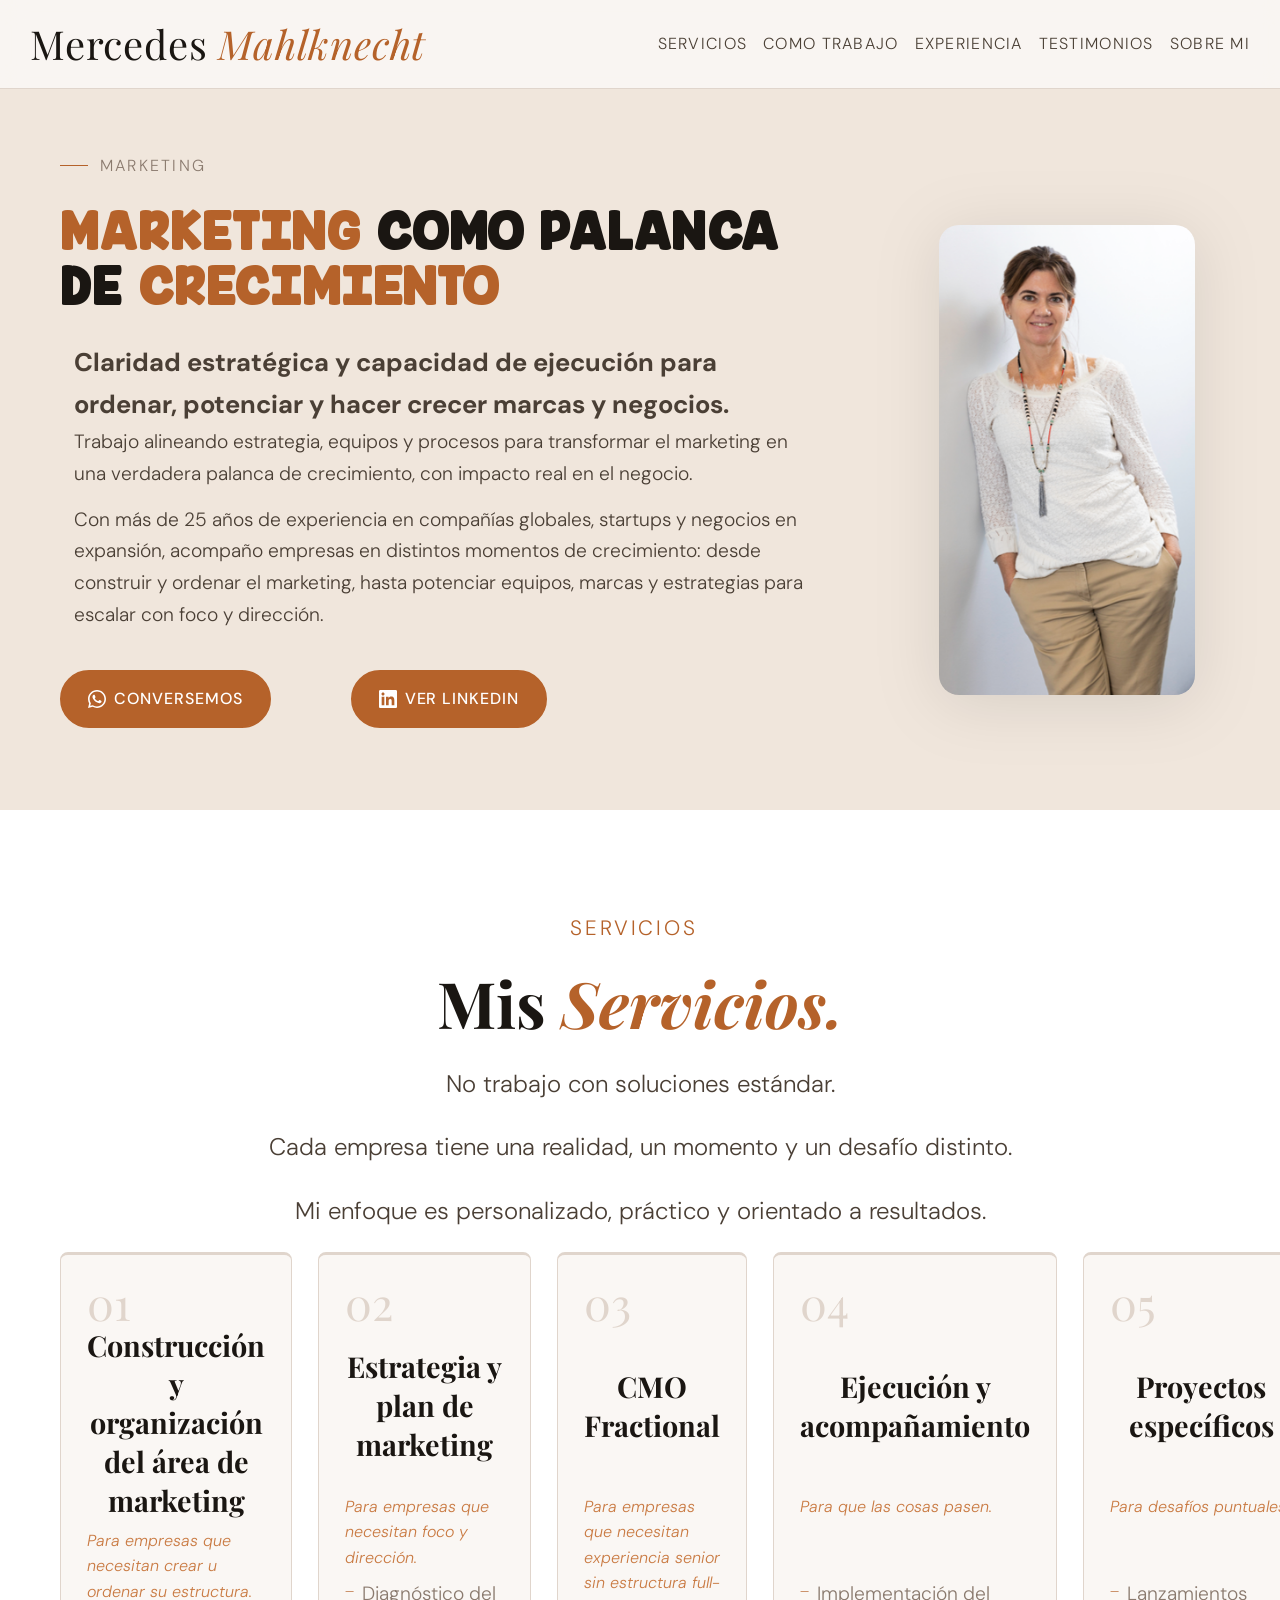
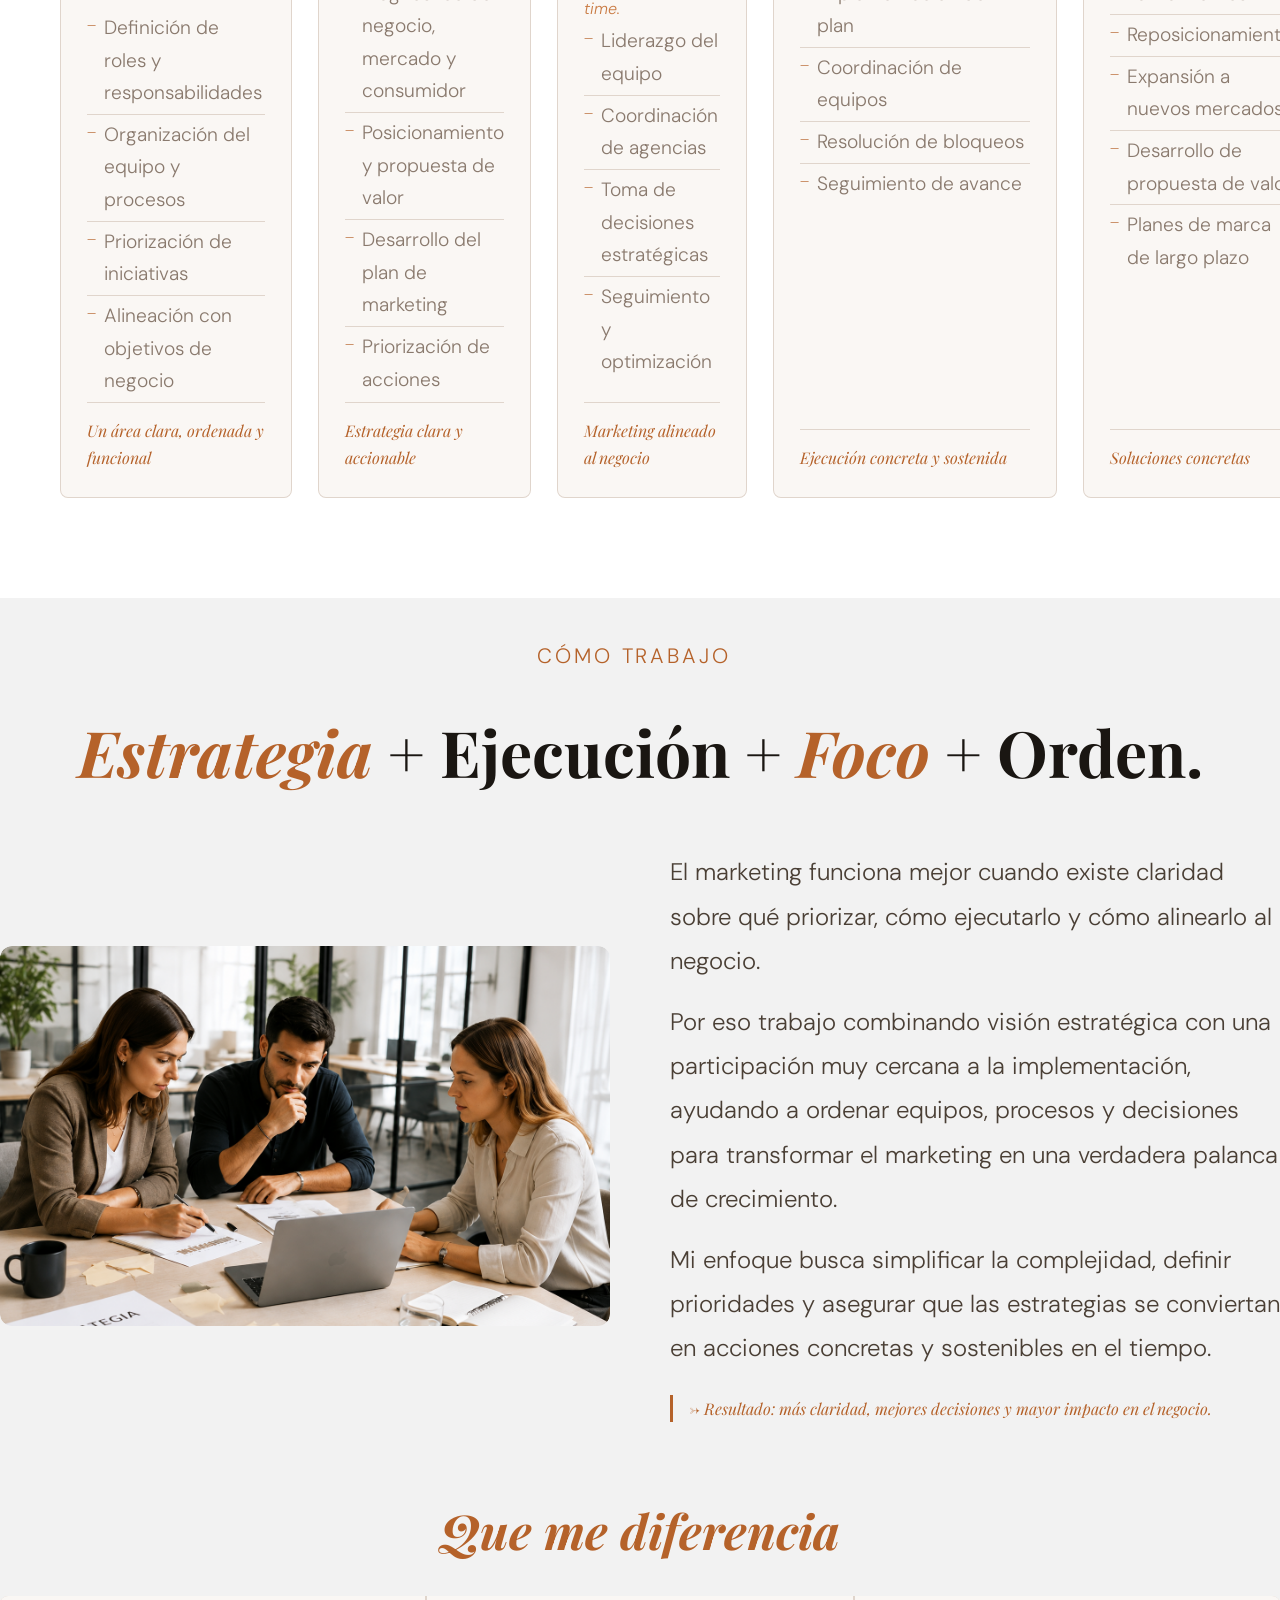
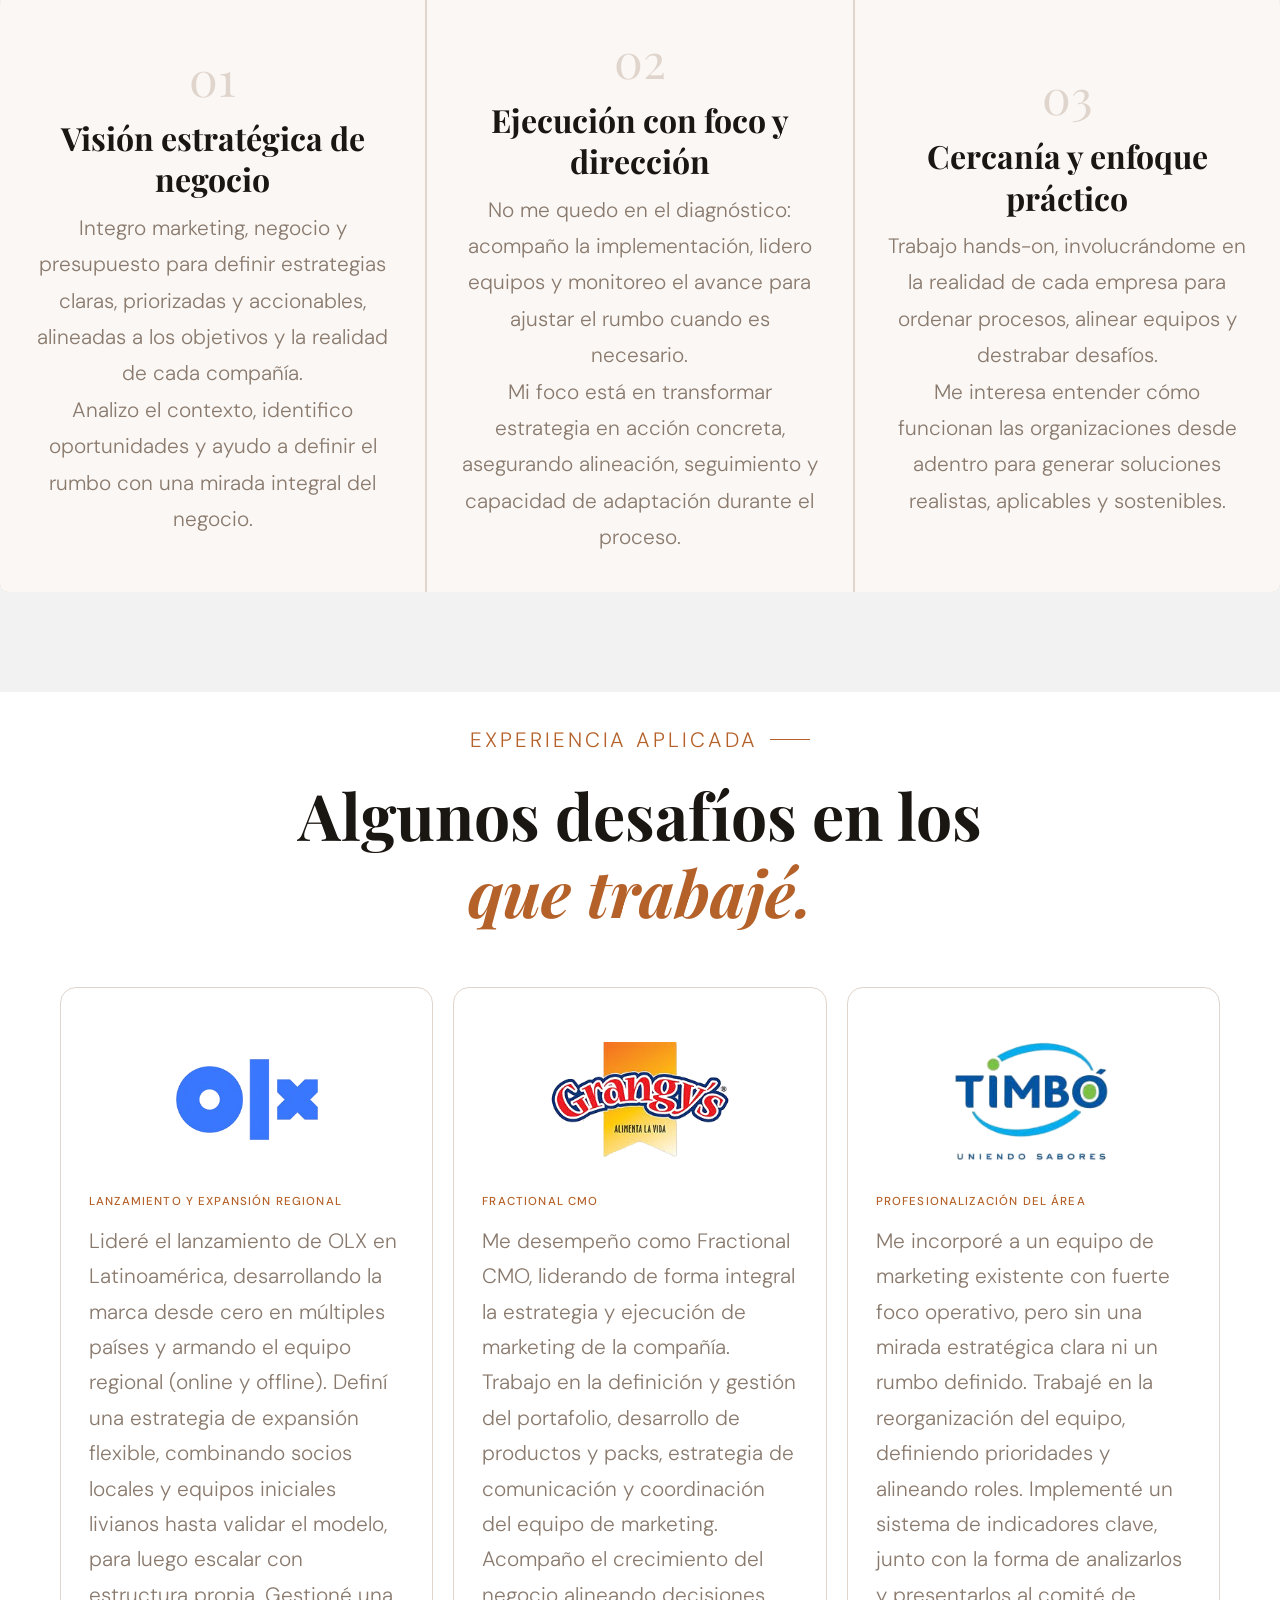
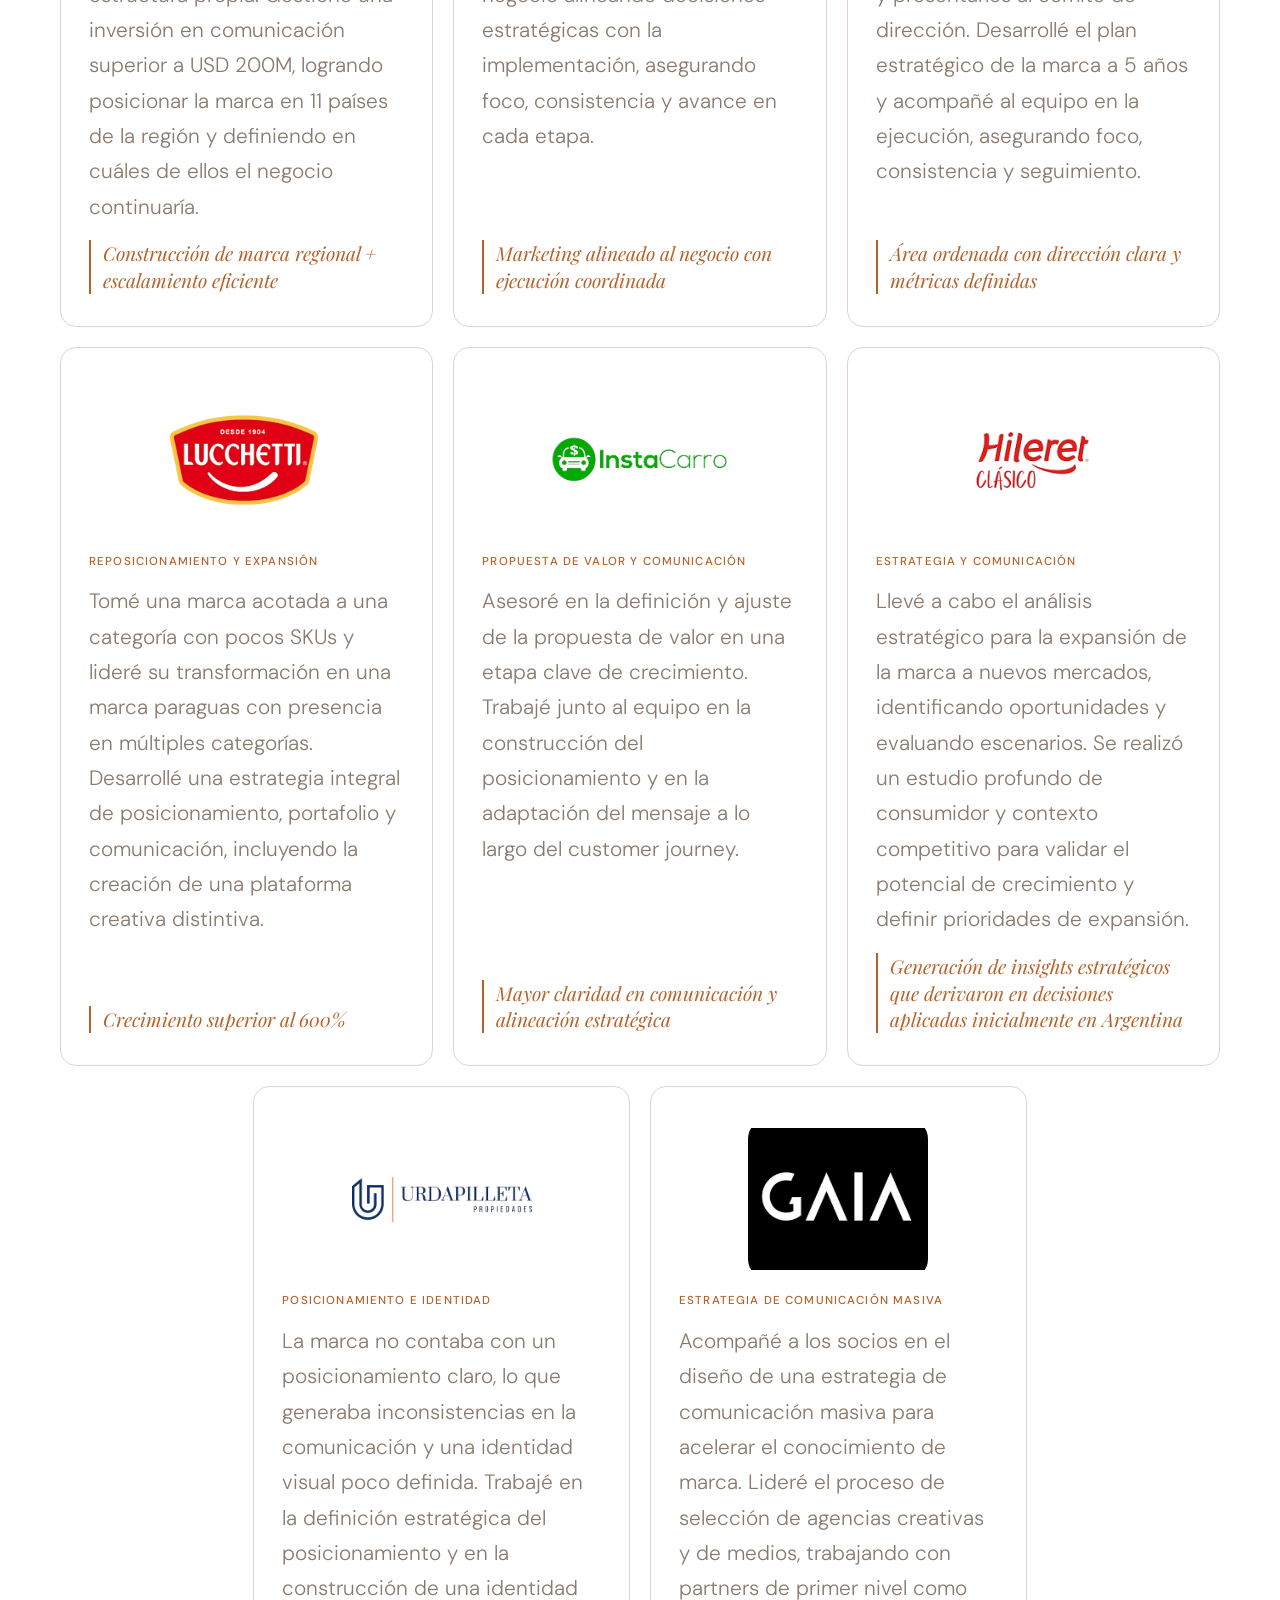
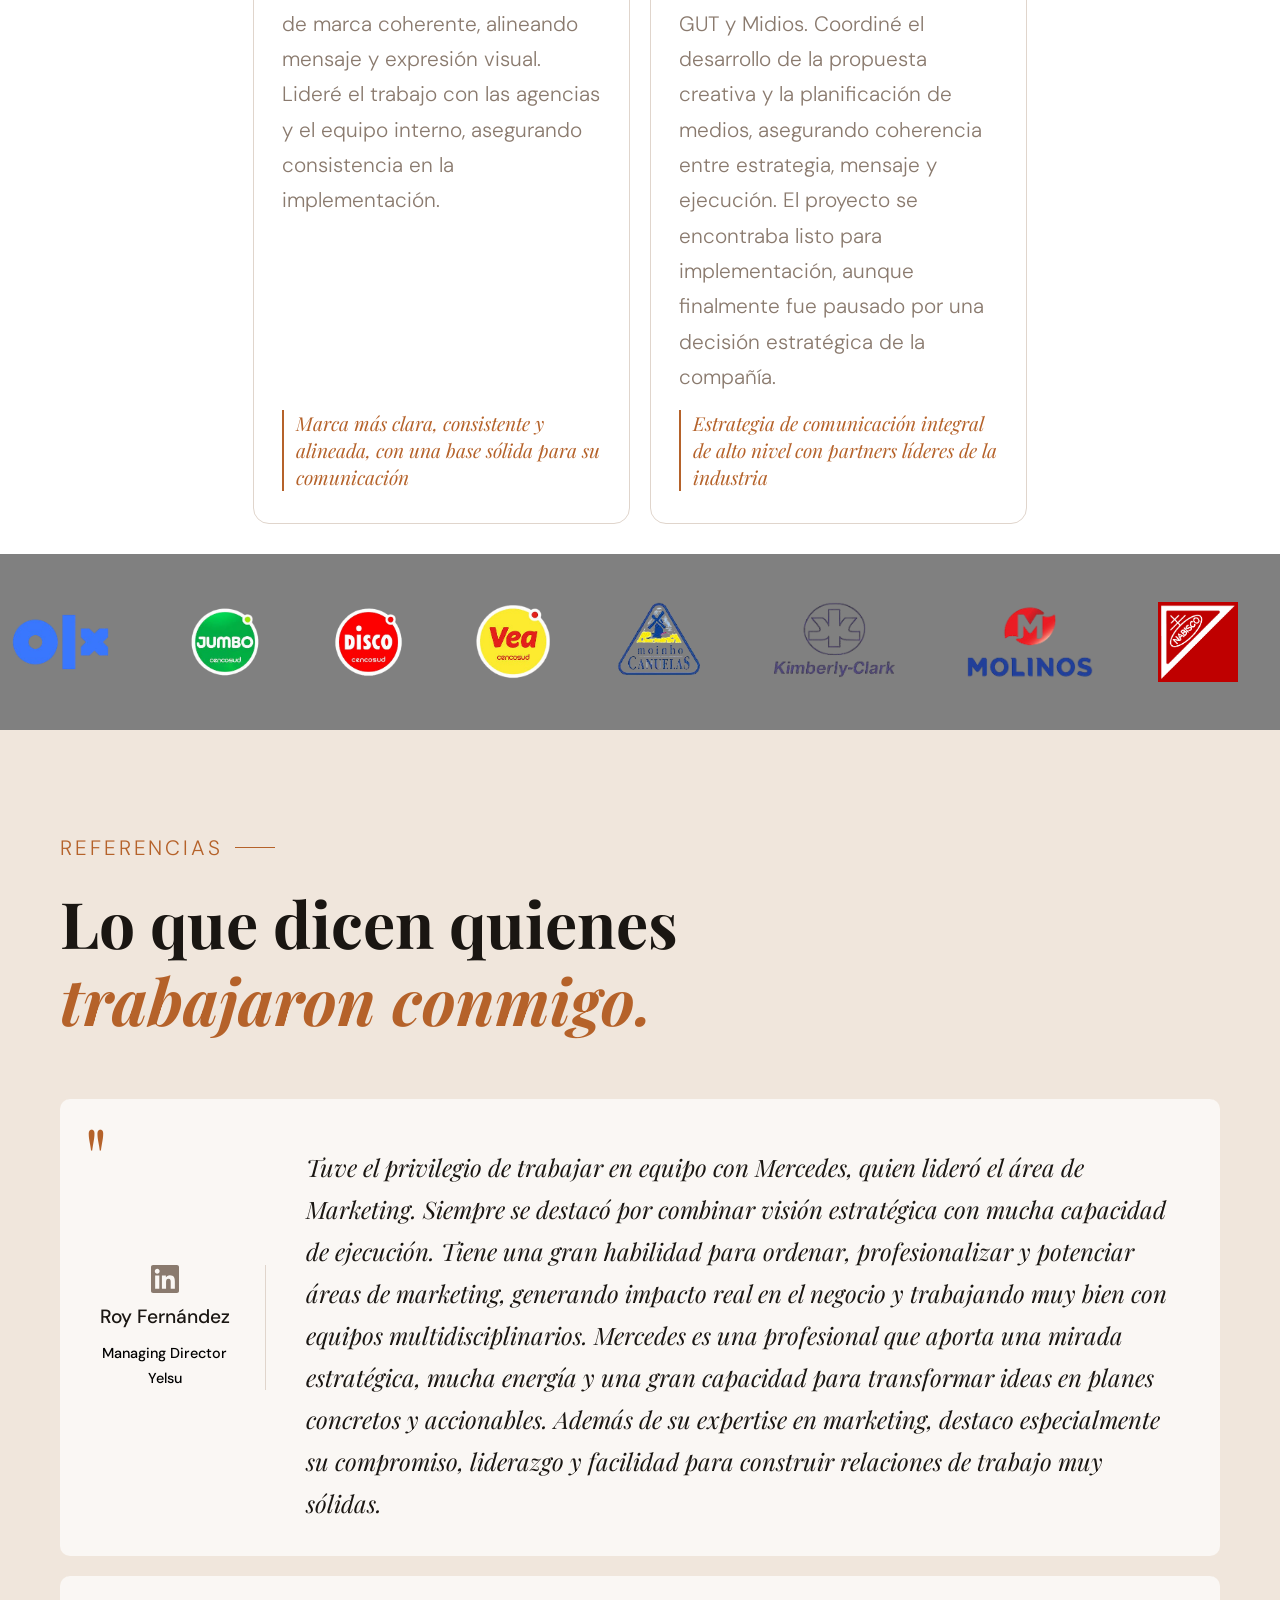
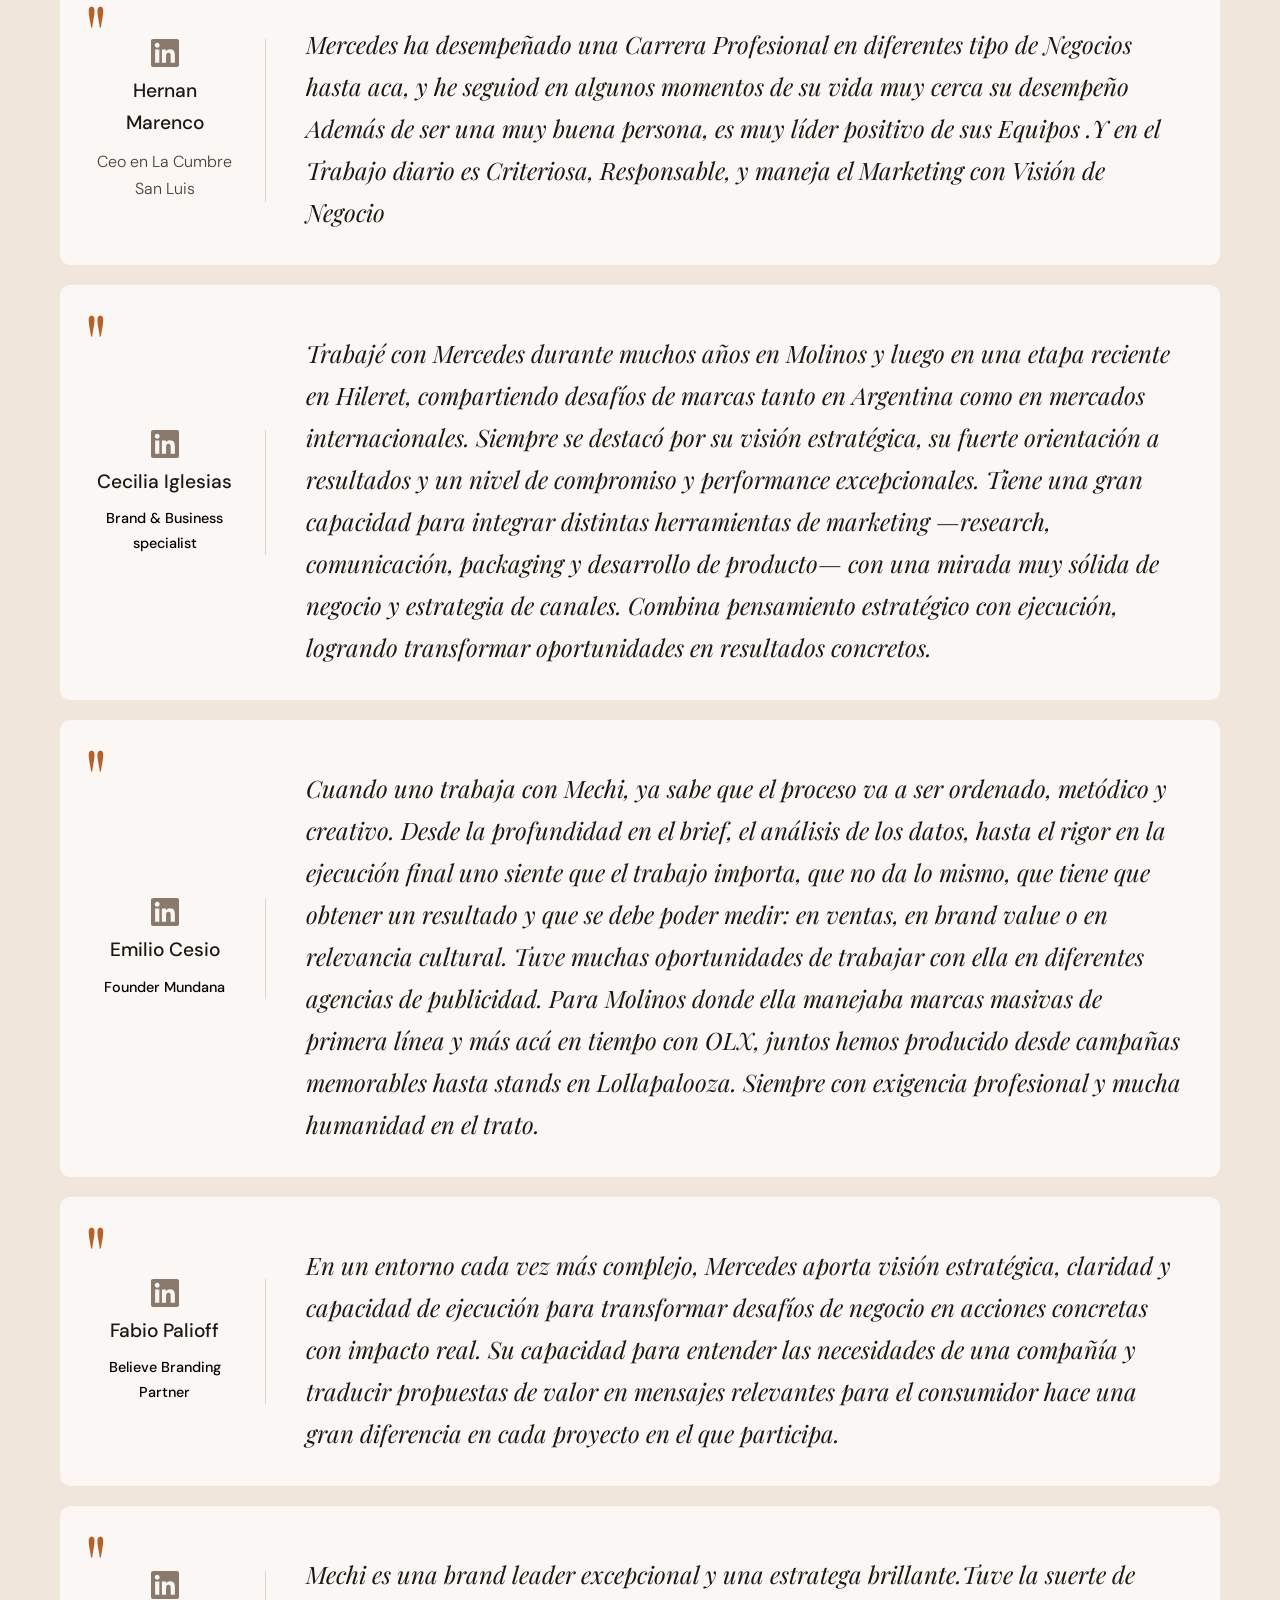
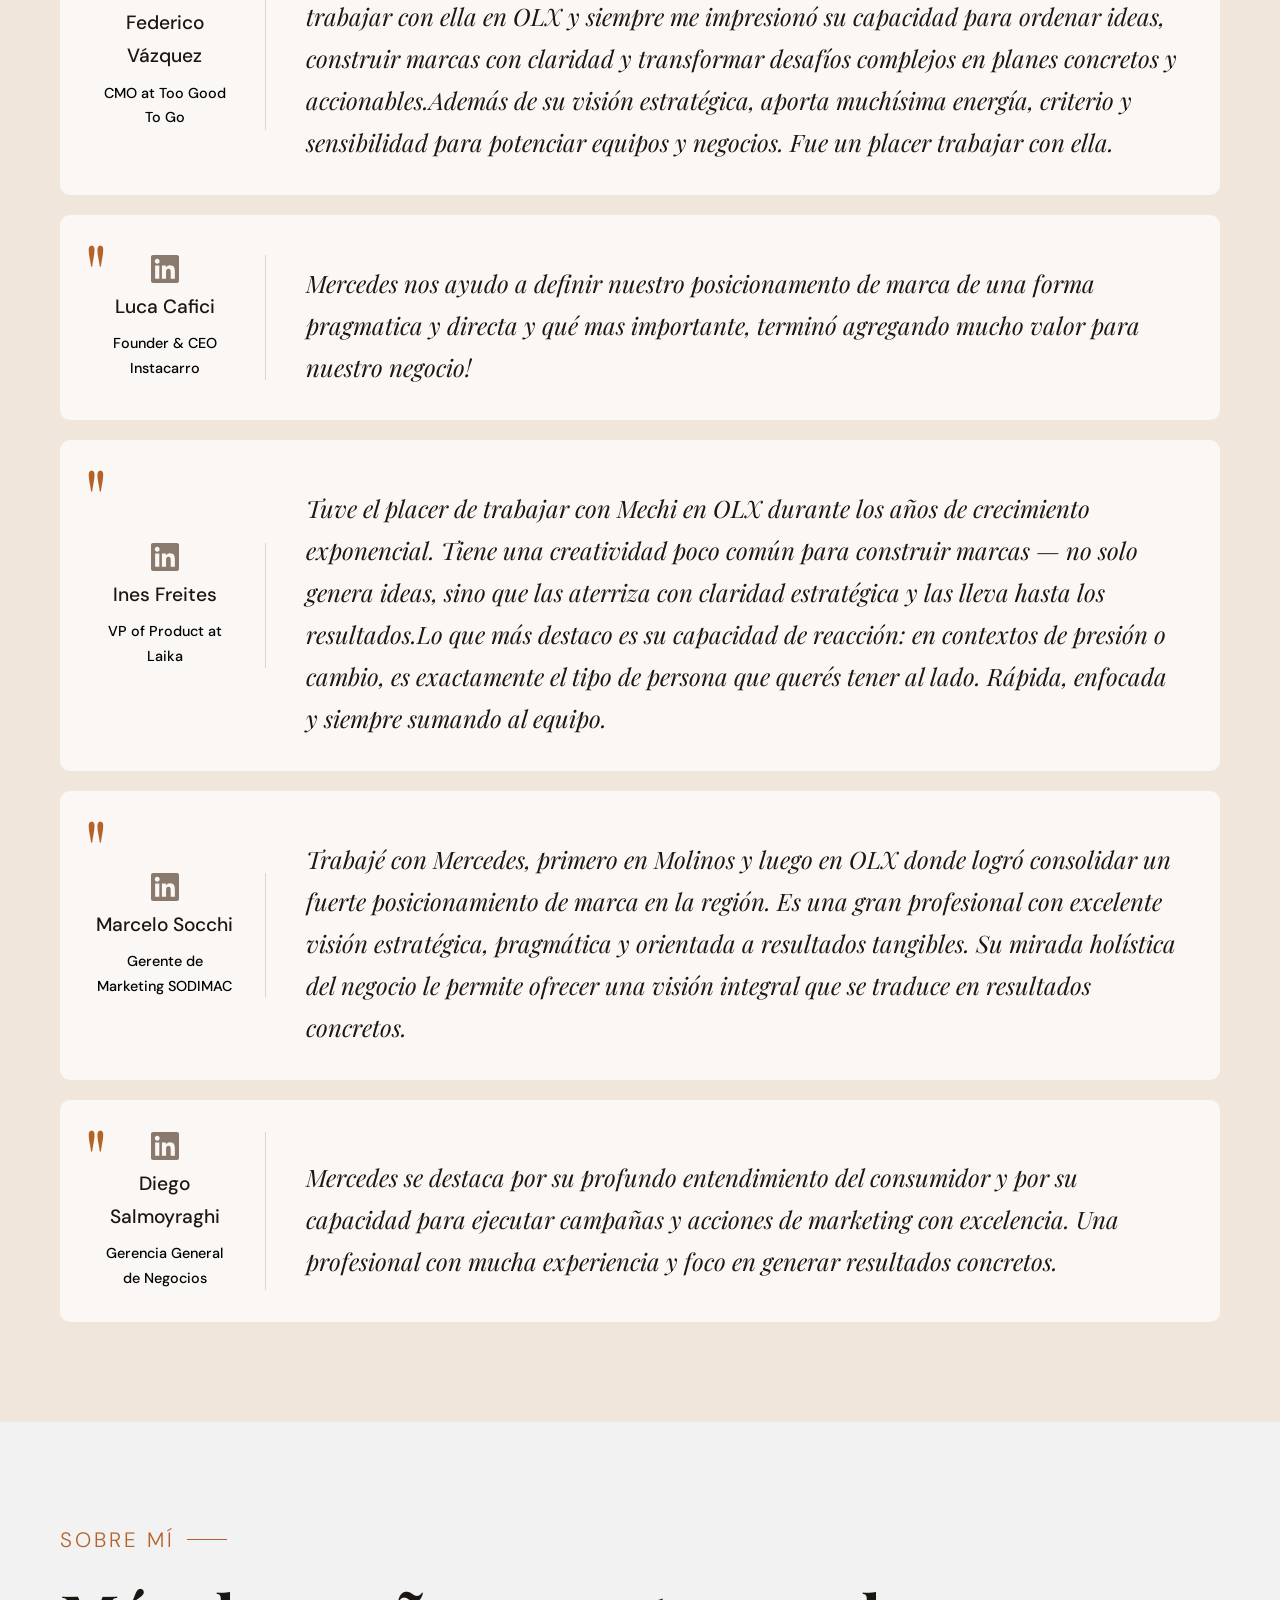
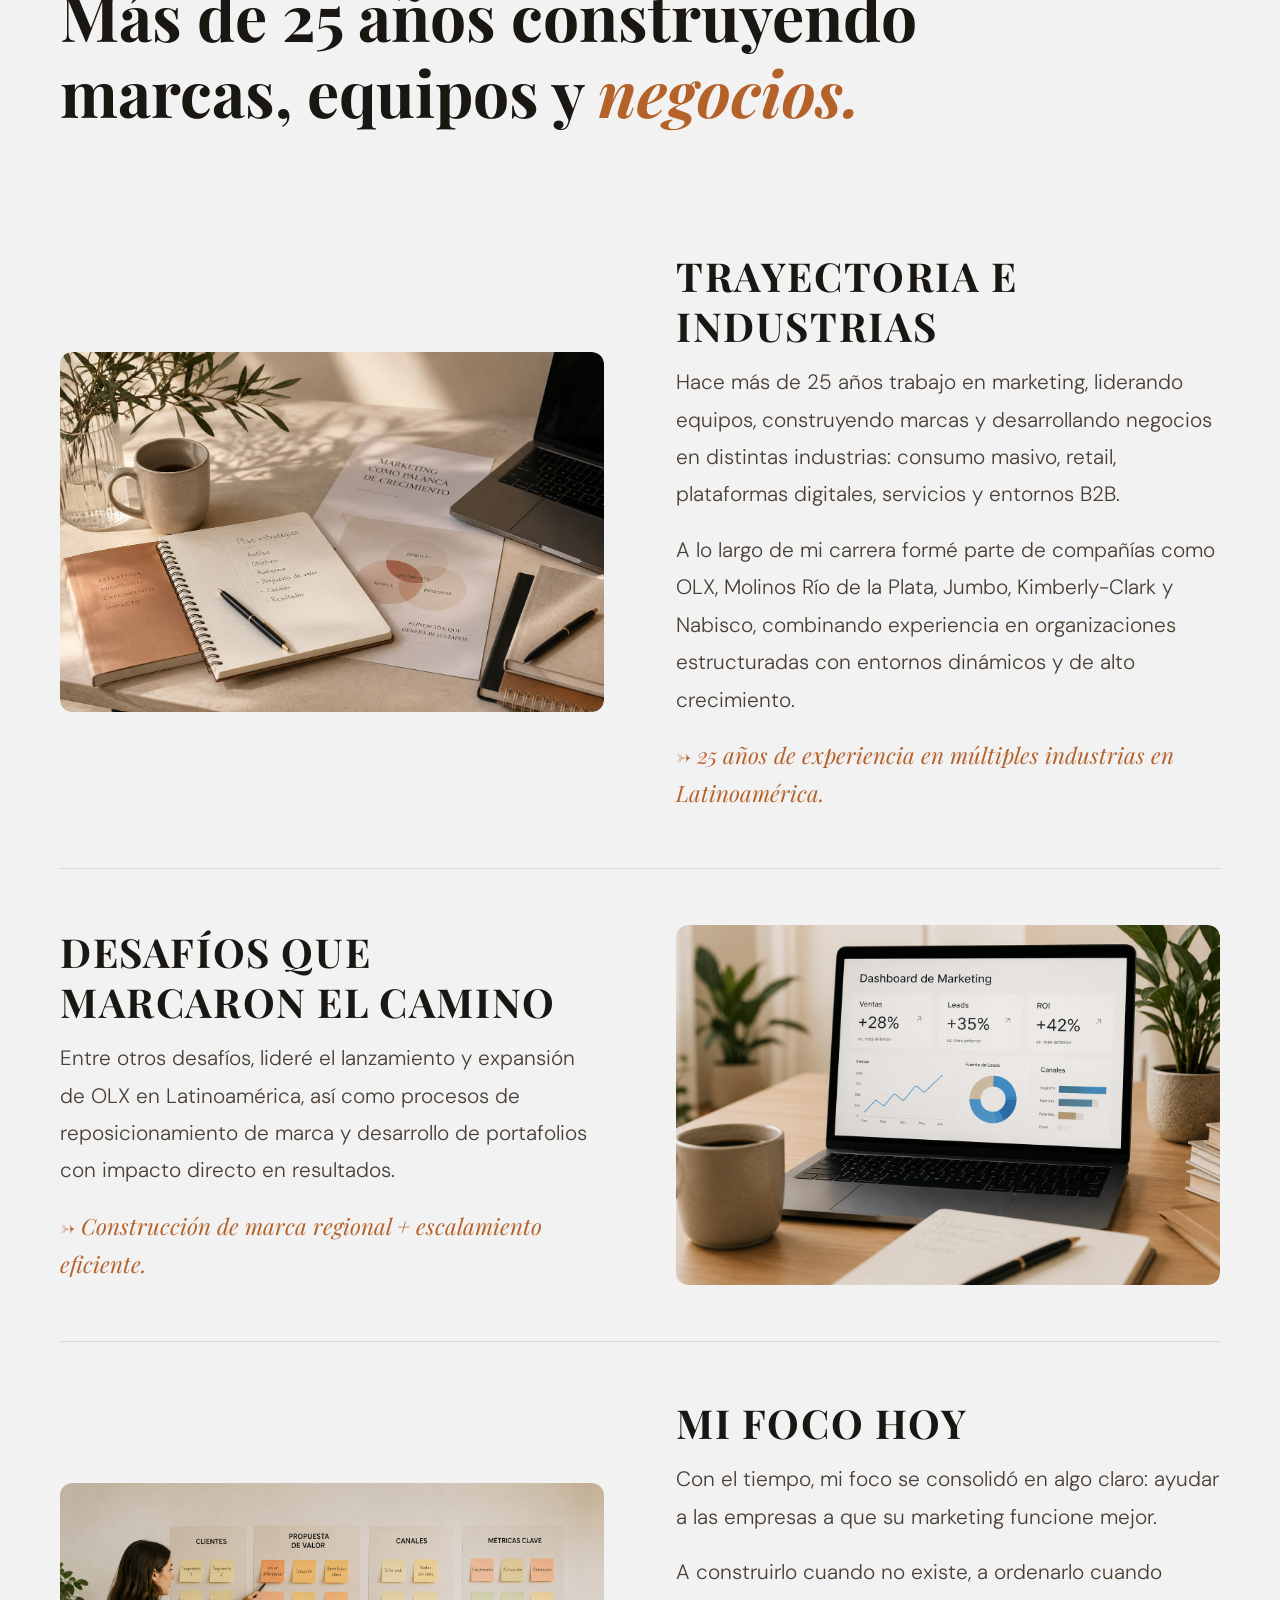
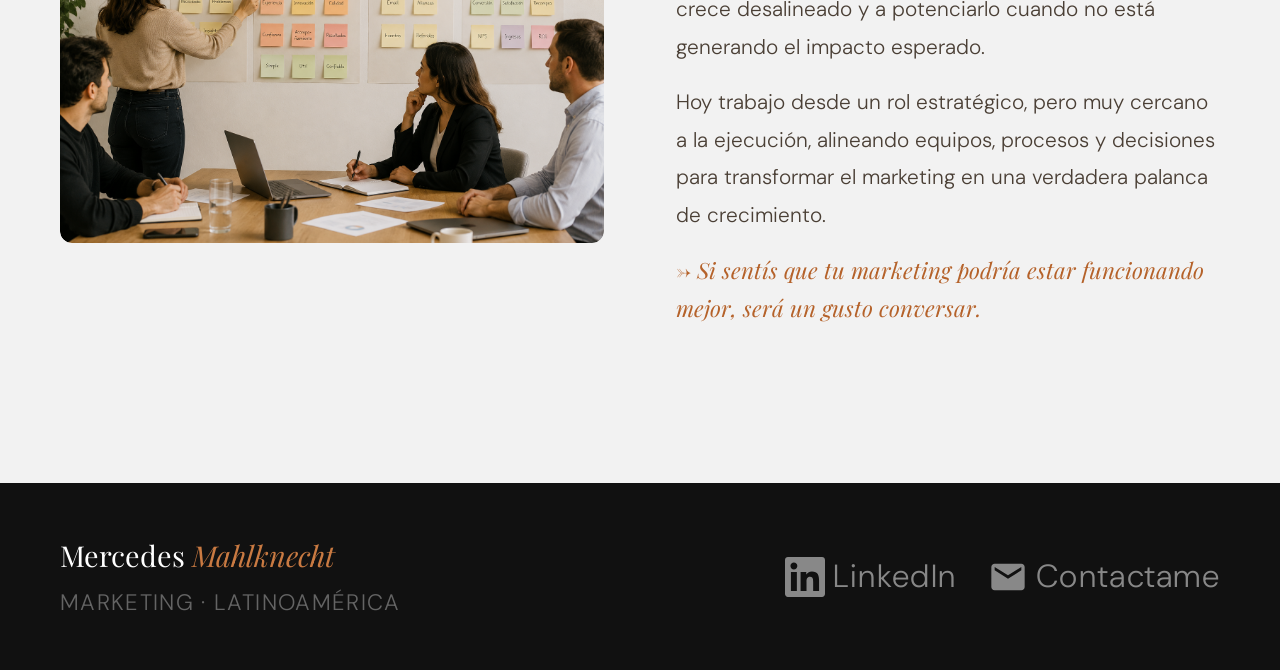
<file: index.html>
<!DOCTYPE html>
<html lang="es">
<head>
<meta charset="UTF-8">
<meta name="viewport" content="width=device-width, initial-scale=1.0">
<meta property="og:title" content="MMStrategy">
<meta property="og:description" content="MARKETING COMO PALANCA DE CRECIMIENTO">

<meta property="og:image" content="https://mmstrategy.com.ar/static/yt_1200.png">
<meta property="og:image:secure_url" content="https://mmstrategy.com.ar/static/yt_1200.png">
<meta property="og:image:type" content="image/png">
<meta property="og:image:width" content="1200">
<meta property="og:image:height" content="630">

<meta property="og:url" content="https://mmstrategy.com.ar/">
<meta property="og:type" content="website">
<meta property="og:site_name" content="MMStrategy">
<title>Mercedes Mahlknecht – Marketing</title>
<link href="https://fonts.googleapis.com/css2?family=Playfair+Display:ital,wght@0,400;0,500;0,600;1,400;1,500&family=Cormorant+Garamond:ital,wght@0,300;0,400;1,300;1,400&family=DM+Sans:wght@300;400;500&display=swap" rel="stylesheet">
<link rel="stylesheet" href="static/styles.css?v=8">
</head>
<body>

<!-- NAV -->
<nav>
  <div class="nav-logo">Mercedes <em>Mahlknecht</em></div>
  <button class="nav-toggle" onclick="this.classList.toggle('open'); document.querySelector('.nav-links').classList.toggle('open')">
    <span></span><span></span><span></span>
  </button>
  <ul class="nav-links">
    <li><a href="#servicios" onclick="document.querySelector('.nav-links').classList.remove('open'); document.querySelector('.nav-toggle').classList.remove('open')">Servicios</a></li>
    <li><a href="#como-trabajo" onclick="document.querySelector('.nav-links').classList.remove('open'); document.querySelector('.nav-toggle').classList.remove('open')">Como trabajo</a></li>
    <li><a href="#experiencia" onclick="document.querySelector('.nav-links').classList.remove('open'); document.querySelector('.nav-toggle').classList.remove('open')">Experiencia</a></li>
    <li><a href="#testimonios" onclick="document.querySelector('.nav-links').classList.remove('open'); document.querySelector('.nav-toggle').classList.remove('open')">Testimonios</a></li>
    <li><a href="#sobre-mi" onclick="document.querySelector('.nav-links').classList.remove('open'); document.querySelector('.nav-toggle').classList.remove('open')">Sobre mi</a></li>
  </ul>
</nav>

<!-- HERO -->
<div class="hero">
  <div class="hero-content">
    <div class="hero-eyebrow">Marketing</div>
    <h1 class="hero-headline">
      <em>MARKETING</em> COMO PALANCA DE <em>CRECIMIENTO</em>
    </h1>
    <p class="hero-p">Claridad estratégica y capacidad de ejecución para ordenar, potenciar y hacer crecer marcas y negocios.</p>
    <ul class="hero-bullets">
      <li>Trabajo alineando estrategia, equipos y procesos para transformar el marketing en una verdadera palanca de crecimiento, con impacto real en el negocio.</li>
      <li>Con más de 25 años de experiencia en compañías globales, startups y negocios en expansión, acompaño empresas en distintos momentos de crecimiento: desde construir y ordenar el marketing, hasta potenciar equipos, marcas y estrategias para escalar con foco y dirección.</li>
    </ul>
    <div class="contactarnos-row">
      <a href="https://wa.me/5491153276943" target="_blank" class="hero-cta-secondary">
        <svg xmlns="http://www.w3.org/2000/svg" viewBox="0 0 24 24" width="18" height="18" fill="white">
          <path d="M17.472 14.382c-.297-.149-1.758-.867-2.03-.967-.273-.099-.471-.148-.67.15-.197.297-.767.966-.94 1.164-.173.199-.347.223-.644.075-.297-.15-1.255-.463-2.39-1.475-.883-.788-1.48-1.761-1.653-2.059-.173-.297-.018-.458.13-.606.134-.133.298-.347.446-.52.149-.174.198-.298.298-.497.099-.198.05-.371-.025-.52-.075-.149-.669-1.612-.916-2.207-.242-.579-.487-.5-.669-.51-.173-.008-.371-.01-.57-.01-.198 0-.52.074-.792.372-.272.297-1.04 1.016-1.04 2.479 0 1.462 1.065 2.875 1.213 3.074.149.198 2.096 3.2 5.077 4.487.709.306 1.262.489 1.694.625.712.227 1.36.195 1.871.118.571-.085 1.758-.719 2.006-1.413.248-.694.248-1.289.173-1.413-.074-.124-.272-.198-.57-.347z"/>
          <path d="M12 0C5.373 0 0 5.373 0 12c0 2.127.558 4.126 1.533 5.857L.057 23.882l6.197-1.453A11.943 11.943 0 0012 24c6.627 0 12-5.373 12-12S18.627 0 12 0zm0 21.882a9.876 9.876 0 01-5.031-1.378l-.361-.214-3.681.863.93-3.595-.235-.369A9.855 9.855 0 012.118 12C2.118 6.533 6.533 2.118 12 2.118c5.466 0 9.882 4.415 9.882 9.882 0 5.466-4.416 9.882-9.882 9.882z"/>
        </svg>
        Conversemos
      </a>
      <a href="https://www.linkedin.com/in/mercedesmahlknecht" target="_blank" class="hero-cta-secondary">
        <svg xmlns="http://www.w3.org/2000/svg" viewBox="0 0 24 24" width="18" height="18" fill="currentColor">
          <path d="M20.447 20.452h-3.554v-5.569c0-1.328-.027-3.037-1.852-3.037-1.853 0-2.136 1.445-2.136 2.939v5.667H9.351V9h3.414v1.561h.046c.477-.9 1.637-1.85 3.37-1.85 3.601 0 4.267 2.37 4.267 5.455v6.286zM5.337 7.433c-1.144 0-2.063-.926-2.063-2.065 0-1.138.92-2.063 2.063-2.063 1.14 0 2.064.925 2.064 2.063 0 1.139-.925 2.065-2.064 2.065zm1.782 13.019H3.555V9h3.564v11.452zM22.225 0H1.771C.792 0 0 .774 0 1.729v20.542C0 23.227.792 24 1.771 24h20.451C23.2 24 24 23.227 24 22.271V1.729C24 .774 23.2 0 22.222 0h.003z"/>
        </svg>
        Ver LinkedIn
      </a>
    </div>
  </div>
  <div class="hero-visual">
    <img src="static/imageBanner1.png" alt="Mercedes Mahlknecht">
  </div>
</div>

<!-- SERVICIOS -->
<section id="servicios" class="srv-section">
  <div class="srv-inner">
    <div class="srv-header reveal">
      <div class="section-eyebrow">Servicios</div>
      <h2>Mis <em>Servicios.</em></h2>
      <p class="section-lead" style="text-align: center;">No trabajo con soluciones estándar.</p>
      <p class="section-lead" style="text-align: center;">Cada empresa tiene una realidad, un momento y un desafío distinto.</p>
      <p class="section-lead" style="text-align: center;">Mi enfoque es personalizado, práctico y orientado a resultados.</p>
    </div>

    <div class="srv-row reveal">

      <div class="srv-card">
        <div class="srv-card-num">01</div>
        <h3>Construcción y organización del área de marketing</h3>
        <p class="srv-card-intro">Para empresas que necesitan crear u ordenar su estructura.</p>
        <ul class="srv-card-list">
          <li>Definición de roles y responsabilidades</li>
          <li>Organización del equipo y procesos</li>
          <li>Priorización de iniciativas</li>
          <li>Alineación con objetivos de negocio</li>
        </ul>
        <div class="srv-card-result">Un área clara, ordenada y funcional</div>
      </div>

      <div class="srv-card">
        <div class="srv-card-num">02</div>
        <h3>Estrategia y plan de marketing</h3>
        <p class="srv-card-intro">Para empresas que necesitan foco y dirección.</p>
        <ul class="srv-card-list">
          <li>Diagnóstico del negocio, mercado y consumidor</li>
          <li>Posicionamiento y propuesta de valor</li>
          <li>Desarrollo del plan de marketing</li>
          <li>Priorización de acciones</li>
        </ul>
        <div class="srv-card-result">Estrategia clara y accionable</div>
      </div>

      <div class="srv-card">
        <div class="srv-card-num">03</div>
        <h3>CMO Fractional</h3>
        <p class="srv-card-intro">Para empresas que necesitan experiencia senior sin estructura full-time.</p>
        <ul class="srv-card-list">
          <li>Liderazgo del equipo</li>
          <li>Coordinación de agencias</li>
          <li>Toma de decisiones estratégicas</li>
          <li>Seguimiento y optimización</li>
        </ul>
        <div class="srv-card-result">Marketing alineado al negocio</div>
      </div>

      <div class="srv-card">
        <div class="srv-card-num">04</div>
        <h3>Ejecución y acompañamiento</h3>
        <p class="srv-card-intro">Para que las cosas pasen.</p>
        <ul class="srv-card-list">
          <li>Implementación del plan</li>
          <li>Coordinación de equipos</li>
          <li>Resolución de bloqueos</li>          
          <li>Seguimiento de avance </li>
        </ul>
        <div class="srv-card-result">Ejecución concreta y sostenida</div>
      </div>

      <div class="srv-card">
        <div class="srv-card-num">05</div>
        <h3>Proyectos específicos</h3>
        <p class="srv-card-intro">Para desafíos puntuales.</p>
        <ul class="srv-card-list">
          <li>Lanzamientos</li>
          <li>Reposicionamiento</li>
          <li>Expansión a nuevos mercados</li>          
          <li>Desarrollo de propuesta de valor</li>
          <li>Planes de marca de largo plazo</li>
        </ul>
        <div class="srv-card-result">Soluciones concretas</div>
      </div>

    </div>
  </div>
</section>

<!-- COMO TRABAJO -->
<section id="como-trabajo" class="como-section">
  <div class="como-inner">

    <div class="como-header reveal">
      <div class="section-eyebrow">Cómo trabajo</div>
      <h2><em>Estrategia</em> + Ejecución + <em>Foco</em> + Orden.</h2>
    </div>

    <div class="como-split reveal">
      <div class="como-imagen">
        <img src="static/imagenComoTrabajo.png" alt="Cómo trabaja Mercedes Mahlknecht">
      </div>
      <div class="como-content">
        <p>El marketing funciona mejor cuando existe claridad sobre qué priorizar, cómo ejecutarlo y cómo alinearlo al negocio.</p>
        <p>Por eso trabajo combinando visión estratégica con una participación muy cercana a la implementación, ayudando a ordenar equipos, procesos y decisiones para transformar el marketing en una verdadera palanca de crecimiento.</p>
        <p>Mi enfoque busca simplificar la complejidad, definir prioridades y asegurar que las estrategias se conviertan en acciones concretas y sostenibles en el tiempo.</p>
        <div class="como-resultado">→ Resultado: más claridad, mejores decisiones y mayor impacto en el negocio.</div>
      </div>
    </div>

    <div class="reveal">
  <h2 class="como-pilares-titulo"><em>Que me diferencia</em></h2>
</div>

<div class="como-pilares reveal">
  <div class="como-pilar">
    <div class="como-pilar-num">01</div>
    <div class="como-pilar-body">
      <h3>Visión estratégica de negocio</h3>
      <p>Integro marketing, negocio y presupuesto para definir estrategias claras, priorizadas y accionables, alineadas a los objetivos y la realidad de cada compañía.</p>
      <p>Analizo el contexto, identifico oportunidades y ayudo a definir el rumbo con una mirada integral del negocio.</p>
    </div>
  </div>
  <div class="como-pilar">
    <div class="como-pilar-num">02</div>
    <div class="como-pilar-body">
      <h3>Ejecución con foco y dirección</h3>
      <p>No me quedo en el diagnóstico: acompaño la implementación, lidero equipos y monitoreo el avance para ajustar el rumbo cuando es necesario.</p>
      <p>Mi foco está en transformar estrategia en acción concreta, asegurando alineación, seguimiento y capacidad de adaptación durante el proceso.</p>
    </div>
  </div>
  <div class="como-pilar">
    <div class="como-pilar-num">03</div>
    <div class="como-pilar-body">
      <h3>Cercanía y enfoque práctico</h3>
      <p>Trabajo hands-on, involucrándome en la realidad de cada empresa para ordenar procesos, alinear equipos y destrabar desafíos.</p>
      <p>Me interesa entender cómo funcionan las organizaciones desde adentro para generar soluciones realistas, aplicables y sostenibles.</p>
    </div>
  </div>
</div>
  </div>
</section>

<!-- EXPERIENCIA -->
<section id="experiencia" class="exp-section">
  <div class="exp-inner">

    <div class="reveal" style="text-align:center; margin-bottom: 56px;">
      <div class="section-eyebrow" style="justify-content:center">Experiencia aplicada</div>
      <h2>Algunos desafíos en los<br><em>que trabajé.</em></h2>
    </div>

    <div class="exp-cards-grid reveal">

      <div class="exp-card-v2">
        <img src="static/exp_olx.png" class="exp-card-img">
        <div class="exp-card-tag">Lanzamiento y expansión regional</div>
        <p>Lideré el lanzamiento de OLX en Latinoamérica, desarrollando la marca desde cero en múltiples países y armando el equipo regional (online y offline).
           Definí una estrategia de expansión flexible, combinando socios locales y equipos iniciales livianos hasta validar el modelo, para luego escalar con estructura propia.
           Gestioné una inversión en comunicación superior a USD 200M, logrando posicionar la marca en 11 países de la región y definiendo en cuáles de ellos el negocio continuaría.
        </p>
        <div class="exp-card-impact">Construcción de marca regional + escalamiento eficiente</div>
      </div>

      <div class="exp-card-v2">
        <img src="static/exp_grangys.png" class="exp-card-img">
        <div class="exp-card-tag">Fractional CMO</div>
        <p>Me desempeño como Fractional CMO, liderando de forma integral la estrategia y ejecución de marketing de la compañía.
           Trabajo en la definición y gestión del portafolio, desarrollo de productos y packs, estrategia de comunicación y coordinación del equipo de marketing.
           Acompaño el crecimiento del negocio alineando decisiones estratégicas con la implementación, asegurando foco, consistencia y avance en cada etapa.
        </p>
        <div class="exp-card-impact">Marketing alineado al negocio con ejecución coordinada</div>
      </div>

      <div class="exp-card-v2">
        <img src="static/exp_timbo.png" class="exp-card-img">
        <div class="exp-card-tag">Profesionalización del área</div>
        <p>Me incorporé a un equipo de marketing existente con fuerte foco operativo, pero sin una mirada estratégica clara ni un rumbo definido.
           Trabajé en la reorganización del equipo, definiendo prioridades y alineando roles. Implementé un sistema de indicadores clave, junto con la forma de analizarlos y presentarlos al comité de dirección.
           Desarrollé el plan estratégico de la marca a 5 años y acompañé al equipo en la ejecución, asegurando foco, consistencia y seguimiento.
        </p>
        <div class="exp-card-impact">Área ordenada con dirección clara y métricas definidas</div>
      </div>

      <div class="exp-card-v2">
        <img src="static/exp_lucchetti.png" class="exp-card-img">
        <div class="exp-card-tag">Reposicionamiento y expansión</div>
        <p>Tomé una marca acotada a una categoría con pocos SKUs y lideré su transformación en una marca paraguas con presencia en múltiples categorías.
           Desarrollé una estrategia integral de posicionamiento, portafolio y comunicación, incluyendo la creación de una plataforma creativa distintiva.
        </p>
        <div class="exp-card-impact">Crecimiento superior al 600%</div>
      </div>

      <div class="exp-card-v2">
        <img src="static/exp_instacarro.png" class="exp-card-img">
        <div class="exp-card-tag">Propuesta de valor y comunicación</div>
        <p>Asesoré en la definición y ajuste de la propuesta de valor en una etapa clave de crecimiento.
           Trabajé junto al equipo en la construcción del posicionamiento y en la adaptación del mensaje a lo largo del customer journey.
        </p>
        <div class="exp-card-impact">Mayor claridad en comunicación y alineación estratégica</div>
      </div>

      <div class="exp-card-v2">
        <img src="static/exp_hileret.png" class="exp-card-img">
        <div class="exp-card-tag">Estrategia y comunicación</div>
        <p>Llevé a cabo el análisis estratégico para la expansión de la marca a nuevos mercados, identificando oportunidades y evaluando escenarios. Se realizó un estudio profundo de consumidor y contexto competitivo para validar el potencial de crecimiento y definir prioridades de expansión.
        </p>
        <div class="exp-card-impact">Generación de insights estratégicos que derivaron en decisiones aplicadas inicialmente en Argentina</div>
      </div>

      </div>  <!-- cierre exp-cards-grid -->

    <div class="exp-cards-last-row reveal">
      <div class="exp-card-v2">
        <img src="static/exp_urdapilleta.png" class="exp-card-img">
        <div class="exp-card-tag">Posicionamiento e identidad</div>
        <p>La marca no contaba con un posicionamiento claro, lo que generaba inconsistencias en la comunicación y una identidad visual poco definida.
           Trabajé en la definición estratégica del posicionamiento y en la construcción de una identidad de marca coherente, alineando mensaje y expresión visual.
           Lideré el trabajo con las agencias y el equipo interno, asegurando consistencia en la implementación.
        </p>
        <div class="exp-card-impact">Marca más clara, consistente y alineada, con una base sólida para su comunicación</div>
      </div>
      <div class="exp-card-v2">
        <img src="static/exp_gaia (2).png" class="exp-card-img" style="border-radius: 20px;">
        <div class="exp-card-tag">Estrategia de comunicación masiva</div>
        <p>Acompañé a los socios en el diseño de una estrategia de comunicación masiva para acelerar el conocimiento de marca.
           Lideré el proceso de selección de agencias creativas y de medios, trabajando con partners de primer nivel como GUT y Midios. Coordiné el desarrollo de la propuesta creativa y la planificación de medios, asegurando coherencia entre estrategia, mensaje y ejecución.
           El proyecto se encontraba listo para implementación, aunque finalmente fue pausado por una decisión estratégica de la compañía.
        </p>
        <div class="exp-card-impact">Estrategia de comunicación integral de alto nivel con partners líderes de la industria</div>
      </div>
    </div>
    </div>
  </div>
</section>

<!-- TIRA DE LOGOS -->
<div class="logos-strip">
  <div class="logos-strip-inner">
    <div class="logos-track-wrapper">
      <div class="logos-track">
        <div class="logo-item"><img src="static/exp_olx.png" alt="Empresa 8"></div>
        <div class="logo-item"><img src="static/jumbo.png" alt="Empresa 1"></div>
        <div class="logo-item"><img src="static/disco.png" alt="Empresa 2"></div>
        <div class="logo-item"><img src="static/vea.png" alt="Empresa 3"></div>
        <div class="logo-item"><img src="static/molinoCañuelas.png" alt="Empresa 4"></div>
        <div class="logo-item"><img src="static/kimberlyClark.png" alt="Empresa 5"></div>
        <div class="logo-item"><img src="static/molinosRdlP.png" alt="Empresa 6"></div>
        <div class="logo-item"><img src="static/nabisco.png" alt="Empresa 7"></div>
        <!-- Duplicado para loop infinito -->
        <div class="logo-item"><img src="static/exp_grangys.png" alt="Empresa 1"></div>
        <div class="logo-item"><img src="static/exp_timbo.png" alt="Empresa 2"></div>
        <div class="logo-item"><img src="static/exp_lucchetti.png" alt="Empresa 3"></div>
        <div class="logo-item"><img src="static/exp_instacarro.png" alt="Empresa 4"></div>
        <div class="logo-item"><img src="static/exp_hileret.png" alt="Empresa 5"></div>
        <div class="logo-item"><img src="static/exp_urdapilleta.png" alt="Empresa 6"></div>
        <div class="logo-item"><img src="static/exp-gaia.png" alt="Empresa 7"></div>

        <div class="logo-item"><img src="static/exp_olx.png" alt="Empresa 8"></div>
        <div class="logo-item"><img src="static/jumbo.png" alt="Empresa 1"></div>
        <div class="logo-item"><img src="static/disco.png" alt="Empresa 2"></div>
        <div class="logo-item"><img src="static/vea.png" alt="Empresa 3"></div>
        <div class="logo-item"><img src="static/molinoCañuelas.png" alt="Empresa 4"></div>
        <div class="logo-item"><img src="static/kimberlyClark.png" alt="Empresa 5"></div>
        <div class="logo-item"><img src="static/molinosRdlP.png" alt="Empresa 6"></div>
        <div class="logo-item"><img src="static/nabisco.png" alt="Empresa 7"></div>

        <div class="logo-item"><img src="static/exp_grangys.png" alt="Empresa 1"></div>
        <div class="logo-item"><img src="static/exp_timbo.png" alt="Empresa 2"></div>
        <div class="logo-item"><img src="static/exp_lucchetti.png" alt="Empresa 3"></div>
        <div class="logo-item"><img src="static/exp_instacarro.png" alt="Empresa 4"></div>
        <div class="logo-item"><img src="static/exp_hileret.png" alt="Empresa 5"></div>
        <div class="logo-item"><img src="static/exp_urdapilleta.png" alt="Empresa 6"></div>
        <div class="logo-item"><img src="static/exp-gaia.png" alt="Empresa 7"></div>
      </div>
    </div>
  </div>
</div>

<!-- TESTIMONIOS -->
<section id="testimonios">
  <div class="inner">
    <div class="reveal">
      <div class="section-eyebrow">Referencias</div>
      <h2>Lo que dicen quienes<br><em>trabajaron conmigo.</em></h2>
    </div>

    <div class="testimonios-grid reveal">

      <div class="testimonio">
        <div class="testimonio-author">
          <a href="https://www.linkedin.com/in/roy-a-fernandez/" target="_blank" class="test-author-link">
            <svg viewBox="0 0 24 24"><path d="M20.447 20.452h-3.554v-5.569c0-1.328-.027-3.037-1.852-3.037-1.853 0-2.136 1.445-2.136 2.939v5.667H9.351V9h3.414v1.561h.046c.477-.9 1.637-1.85 3.37-1.85 3.601 0 4.267 2.37 4.267 5.455v6.286zM5.337 7.433c-1.144 0-2.063-.926-2.063-2.065 0-1.138.92-2.063 2.063-2.063 1.14 0 2.064.925 2.064 2.063 0 1.139-.925 2.065-2.064 2.065zm1.782 13.019H3.555V9h3.564v11.452zM22.225 0H1.771C.792 0 0 .774 0 1.729v20.542C0 23.227.792 24 1.771 24h20.451C23.2 24 24 23.227 24 22.271V1.729C24 .774 23.2 0 22.222 0h.003z"/></svg>
            <strong>Roy Fernández</strong>
            <p>Managing Director Yelsu</p>
          </a>
        </div>
        <div class="testimonio-text-1">Tuve el privilegio de trabajar en equipo con Mercedes, quien lideró el área de Marketing. Siempre se destacó por combinar visión estratégica con mucha capacidad de ejecución. Tiene una gran habilidad para ordenar, profesionalizar y potenciar áreas de marketing, generando impacto real en el negocio y trabajando muy bien con equipos multidisciplinarios. Mercedes es una profesional que aporta una mirada estratégica, mucha energía y una gran capacidad para transformar ideas en planes concretos y accionables. Además de su expertise en marketing, destaco especialmente su compromiso, liderazgo y facilidad para construir relaciones de trabajo muy sólidas.
        </div>
      </div>

      <div class="testimonio">
        <div class="testimonio-author">
          <a href="https://www.linkedin.com/in/hern%C3%A1n-marenco-048843/" target="_blank" class="test-author-link">
            <svg viewBox="0 0 24 24"><path d="M20.447 20.452h-3.554v-5.569c0-1.328-.027-3.037-1.852-3.037-1.853 0-2.136 1.445-2.136 2.939v5.667H9.351V9h3.414v1.561h.046c.477-.9 1.637-1.85 3.37-1.85 3.601 0 4.267 2.37 4.267 5.455v6.286zM5.337 7.433c-1.144 0-2.063-.926-2.063-2.065 0-1.138.92-2.063 2.063-2.063 1.14 0 2.064.925 2.064 2.063 0 1.139-.925 2.065-2.064 2.065zm1.782 13.019H3.555V9h3.564v11.452zM22.225 0H1.771C.792 0 0 .774 0 1.729v20.542C0 23.227.792 24 1.771 24h20.451C23.2 24 24 23.227 24 22.271V1.729C24 .774 23.2 0 22.222 0h.003z"/></svg>
            <strong>Hernan Marenco</strong>
            <v>Ceo en La Cumbre San Luis</p>
          </a>
        </div>
        <div class="testimonio-text-1"> Mercedes ha desempeñado una Carrera Profesional en diferentes tipo de Negocios hasta aca, y he seguiod en algunos momentos de su vida muy cerca su desempeño Además de ser una muy buena persona, es muy líder positivo de sus Equipos .Y en el Trabajo diario es Criteriosa,  Responsable, y maneja el Marketing con Visión de Negocio
        </div>
      </div>

      <div class="testimonio">
        <div class="testimonio-author">
          <a href="https://www.linkedin.com/in/mceciliaiglesias/" target="_blank" class="test-author-link">
            <svg viewBox="0 0 24 24"><path d="M20.447 20.452h-3.554v-5.569c0-1.328-.027-3.037-1.852-3.037-1.853 0-2.136 1.445-2.136 2.939v5.667H9.351V9h3.414v1.561h.046c.477-.9 1.637-1.85 3.37-1.85 3.601 0 4.267 2.37 4.267 5.455v6.286zM5.337 7.433c-1.144 0-2.063-.926-2.063-2.065 0-1.138.92-2.063 2.063-2.063 1.14 0 2.064.925 2.064 2.063 0 1.139-.925 2.065-2.064 2.065zm1.782 13.019H3.555V9h3.564v11.452zM22.225 0H1.771C.792 0 0 .774 0 1.729v20.542C0 23.227.792 24 1.771 24h20.451C23.2 24 24 23.227 24 22.271V1.729C24 .774 23.2 0 22.222 0h.003z"/></svg>
            <strong>Cecilia Iglesias</strong>
            <p>Brand & Business specialist</p>
          </a>
        </div>
        <div class="testimonio-text-1">Trabajé con Mercedes durante muchos años en Molinos y luego en una etapa reciente en Hileret, compartiendo desafíos de marcas tanto en Argentina como en mercados internacionales. Siempre se destacó por su visión estratégica, su fuerte orientación a resultados y un nivel de compromiso y performance excepcionales. Tiene una gran capacidad para integrar distintas herramientas de marketing —research, comunicación, packaging y desarrollo de producto— con una mirada muy sólida de negocio y estrategia de canales. Combina pensamiento estratégico con ejecución, logrando transformar oportunidades en resultados concretos.
        </div>
      </div>

      <div class="testimonio">
        <div class="testimonio-author">
          <a href="https://www.linkedin.com/in/emilio-cesio/" target="_blank" class="test-author-link">
            <svg viewBox="0 0 24 24"><path d="M20.447 20.452h-3.554v-5.569c0-1.328-.027-3.037-1.852-3.037-1.853 0-2.136 1.445-2.136 2.939v5.667H9.351V9h3.414v1.561h.046c.477-.9 1.637-1.85 3.37-1.85 3.601 0 4.267 2.37 4.267 5.455v6.286zM5.337 7.433c-1.144 0-2.063-.926-2.063-2.065 0-1.138.92-2.063 2.063-2.063 1.14 0 2.064.925 2.064 2.063 0 1.139-.925 2.065-2.064 2.065zm1.782 13.019H3.555V9h3.564v11.452zM22.225 0H1.771C.792 0 0 .774 0 1.729v20.542C0 23.227.792 24 1.771 24h20.451C23.2 24 24 23.227 24 22.271V1.729C24 .774 23.2 0 22.222 0h.003z"/></svg>
            <strong>Emilio Cesio</strong>
            <p>Founder Mundana</p>
          </a>
        </div>
        <div class="testimonio-text-1">Cuando uno trabaja con Mechi, ya sabe que el proceso va a ser ordenado, metódico y creativo. Desde la profundidad en el brief, el análisis de los datos, hasta el rigor en la ejecución final uno siente que el trabajo importa, que no da lo mismo, que tiene que obtener un resultado y que se debe poder medir: en ventas, en brand value o en relevancia cultural. Tuve muchas oportunidades de trabajar con ella en diferentes agencias de publicidad. Para Molinos donde ella manejaba marcas masivas de primera línea y más acá en tiempo con OLX, juntos hemos producido desde campañas memorables hasta stands en Lollapalooza. Siempre con exigencia profesional y mucha humanidad en el trato.
        </div>
      </div>

      <div class="testimonio">
        <div class="testimonio-author">
          <a href="https://www.linkedin.com/in/fabiopalioff/" target="_blank" class="test-author-link">
            <svg viewBox="0 0 24 24"><path d="M20.447 20.452h-3.554v-5.569c0-1.328-.027-3.037-1.852-3.037-1.853 0-2.136 1.445-2.136 2.939v5.667H9.351V9h3.414v1.561h.046c.477-.9 1.637-1.85 3.37-1.85 3.601 0 4.267 2.37 4.267 5.455v6.286zM5.337 7.433c-1.144 0-2.063-.926-2.063-2.065 0-1.138.92-2.063 2.063-2.063 1.14 0 2.064.925 2.064 2.063 0 1.139-.925 2.065-2.064 2.065zm1.782 13.019H3.555V9h3.564v11.452zM22.225 0H1.771C.792 0 0 .774 0 1.729v20.542C0 23.227.792 24 1.771 24h20.451C23.2 24 24 23.227 24 22.271V1.729C24 .774 23.2 0 22.222 0h.003z"/></svg>
            <strong>Fabio Palioff</strong>
            <p>Believe Branding Partner</p>
          </a>
        </div>
        <div class="testimonio-text-2">En un entorno cada vez más complejo, Mercedes aporta visión estratégica, claridad y capacidad de ejecución para transformar desafíos de negocio en acciones concretas con impacto real. Su capacidad para entender las necesidades de una compañía y traducir propuestas de valor en mensajes relevantes para el consumidor hace una gran diferencia en cada proyecto en el que participa.
        </div>
      </div>

      <div class="testimonio">
        <div class="testimonio-author">
          <a href="https://www.linkedin.com/in/federico-vazquez-4325a34/" target="_blank" class="test-author-link">
            <svg viewBox="0 0 24 24"><path d="M20.447 20.452h-3.554v-5.569c0-1.328-.027-3.037-1.852-3.037-1.853 0-2.136 1.445-2.136 2.939v5.667H9.351V9h3.414v1.561h.046c.477-.9 1.637-1.85 3.37-1.85 3.601 0 4.267 2.37 4.267 5.455v6.286zM5.337 7.433c-1.144 0-2.063-.926-2.063-2.065 0-1.138.92-2.063 2.063-2.063 1.14 0 2.064.925 2.064 2.063 0 1.139-.925 2.065-2.064 2.065zm1.782 13.019H3.555V9h3.564v11.452zM22.225 0H1.771C.792 0 0 .774 0 1.729v20.542C0 23.227.792 24 1.771 24h20.451C23.2 24 24 23.227 24 22.271V1.729C24 .774 23.2 0 22.222 0h.003z"/></svg>
            <strong>Federico Vázquez</strong>
            <p>CMO at Too Good To Go</p>
          </a>
        </div>
        <div class="testimonio-text-2">Mechi es una brand leader excepcional y una estratega brillante.Tuve la suerte de trabajar con ella en OLX y siempre me impresionó su capacidad para ordenar ideas, construir marcas con claridad y transformar desafíos complejos en planes concretos y accionables.Además de su visión estratégica, aporta muchísima energía, criterio y sensibilidad para potenciar equipos y negocios. Fue un placer trabajar con ella.
        </div>
      </div>

      <div class="testimonio">
        <div class="testimonio-author">
          <a href="https://www.linkedin.com/in/lcafici/" target="_blank" class="test-author-link">
            <svg viewBox="0 0 24 24"><path d="M20.447 20.452h-3.554v-5.569c0-1.328-.027-3.037-1.852-3.037-1.853 0-2.136 1.445-2.136 2.939v5.667H9.351V9h3.414v1.561h.046c.477-.9 1.637-1.85 3.37-1.85 3.601 0 4.267 2.37 4.267 5.455v6.286zM5.337 7.433c-1.144 0-2.063-.926-2.063-2.065 0-1.138.92-2.063 2.063-2.063 1.14 0 2.064.925 2.064 2.063 0 1.139-.925 2.065-2.064 2.065zm1.782 13.019H3.555V9h3.564v11.452zM22.225 0H1.771C.792 0 0 .774 0 1.729v20.542C0 23.227.792 24 1.771 24h20.451C23.2 24 24 23.227 24 22.271V1.729C24 .774 23.2 0 22.222 0h.003z"/></svg>
            <strong>Luca Cafici</strong>
            <p>Founder & CEO Instacarro</p>
          </a>
        </div>
        <div class="testimonio-text-2">Mercedes nos ayudo a definir nuestro posicionamento de marca de una forma pragmatica y directa y qué mas importante, terminó agregando mucho valor para nuestro negocio!</div>
      </div>

      <div class="testimonio">
        <div class="testimonio-author">
          <a href="https://www.linkedin.com/in/ines-freytes-70670525/" target="_blank" class="test-author-link">
            <svg viewBox="0 0 24 24"><path d="M20.447 20.452h-3.554v-5.569c0-1.328-.027-3.037-1.852-3.037-1.853 0-2.136 1.445-2.136 2.939v5.667H9.351V9h3.414v1.561h.046c.477-.9 1.637-1.85 3.37-1.85 3.601 0 4.267 2.37 4.267 5.455v6.286zM5.337 7.433c-1.144 0-2.063-.926-2.063-2.065 0-1.138.92-2.063 2.063-2.063 1.14 0 2.064.925 2.064 2.063 0 1.139-.925 2.065-2.064 2.065zm1.782 13.019H3.555V9h3.564v11.452zM22.225 0H1.771C.792 0 0 .774 0 1.729v20.542C0 23.227.792 24 1.771 24h20.451C23.2 24 24 23.227 24 22.271V1.729C24 .774 23.2 0 22.222 0h.003z"/></svg>
            <strong>Ines Freites</strong>
            <p>VP of Product at Laika</p>
          </a>
        </div>
        <div class="testimonio-text-2">Tuve el placer de trabajar con Mechi en OLX durante los años de crecimiento exponencial. Tiene una creatividad poco común para construir marcas — no solo genera ideas, sino que las aterriza con claridad estratégica y las lleva hasta los resultados.Lo que más destaco es su capacidad de reacción: en contextos de presión o cambio, es exactamente el tipo de persona que querés tener al lado. Rápida, enfocada y siempre sumando al equipo.        
        </div>
      </div>

      <div class="testimonio">
        <div class="testimonio-author">
          <a href="https://www.linkedin.com/in/marcelo-sochi-a24a0b1b/" target="_blank" class="test-author-link">
            <svg viewBox="0 0 24 24"><path d="M20.447 20.452h-3.554v-5.569c0-1.328-.027-3.037-1.852-3.037-1.853 0-2.136 1.445-2.136 2.939v5.667H9.351V9h3.414v1.561h.046c.477-.9 1.637-1.85 3.37-1.85 3.601 0 4.267 2.37 4.267 5.455v6.286zM5.337 7.433c-1.144 0-2.063-.926-2.063-2.065 0-1.138.92-2.063 2.063-2.063 1.14 0 2.064.925 2.064 2.063 0 1.139-.925 2.065-2.064 2.065zm1.782 13.019H3.555V9h3.564v11.452zM22.225 0H1.771C.792 0 0 .774 0 1.729v20.542C0 23.227.792 24 1.771 24h20.451C23.2 24 24 23.227 24 22.271V1.729C24 .774 23.2 0 22.222 0h.003z"/></svg>
            <strong>Marcelo Socchi</strong>
            <p>Gerente de Marketing SODIMAC </p>
          </a>
        </div>
        <div class="testimonio-text-2">Trabajé con Mercedes, primero en Molinos y luego en OLX donde logró consolidar un fuerte posicionamiento de marca en la región. Es una gran profesional con excelente visión estratégica, pragmática y orientada a resultados tangibles. Su mirada holística del negocio le permite ofrecer una visión integral que se traduce en resultados concretos.        
        </div>
      </div>

      <div class="testimonio">
        <div class="testimonio-author">
          <a href="https://www.linkedin.com/in/diego-salmoyraghi-56b06311/" target="_blank" class="test-author-link">
            <svg viewBox="0 0 24 24"><path d="M20.447 20.452h-3.554v-5.569c0-1.328-.027-3.037-1.852-3.037-1.853 0-2.136 1.445-2.136 2.939v5.667H9.351V9h3.414v1.561h.046c.477-.9 1.637-1.85 3.37-1.85 3.601 0 4.267 2.37 4.267 5.455v6.286zM5.337 7.433c-1.144 0-2.063-.926-2.063-2.065 0-1.138.92-2.063 2.063-2.063 1.14 0 2.064.925 2.064 2.063 0 1.139-.925 2.065-2.064 2.065zm1.782 13.019H3.555V9h3.564v11.452zM22.225 0H1.771C.792 0 0 .774 0 1.729v20.542C0 23.227.792 24 1.771 24h20.451C23.2 24 24 23.227 24 22.271V1.729C24 .774 23.2 0 22.222 0h.003z"/></svg>
            <strong>Diego Salmoyraghi</strong>
            <p>Gerencia General de Negocios</p>
          </a>
        </div>
        <div class="testimonio-text-2">Mercedes se destaca por su profundo entendimiento del consumidor y por su capacidad para ejecutar campañas y acciones de marketing con excelencia. Una profesional con mucha experiencia y foco en generar resultados concretos.        
        </div>
      </div>

    </div>
  </div>
</section>

<!-- SOBRE MI -->
<section id="sobre-mi" class="about-section">
  <div class="about-inner">

    <div class="reveal" style="margin-bottom: 64px;">
      <div class="section-eyebrow">Sobre mí</div>
      <h2>Más de 25 años construyendo<br>marcas, equipos y <em>negocios.</em></h2>
    </div>

    <div class="about-item reveal">
      <div class="about-item-img">
        <img src="static/imagenSobreMi.png" alt="Mercedes Mahlknecht">
      </div>
      <div class="about-item-content">
        <h3>Trayectoria e industrias</h3>
        <p class="about-item-intro">Hace más de 25 años trabajo en marketing, liderando equipos, construyendo marcas y desarrollando negocios en distintas industrias: consumo masivo, retail, plataformas digitales, servicios y entornos B2B.</p>
        <p class="about-item-intro">A lo largo de mi carrera formé parte de compañías como OLX, Molinos Río de la Plata, Jumbo, Kimberly-Clark y Nabisco, combinando experiencia en organizaciones estructuradas con entornos dinámicos y de alto crecimiento.</p>
        <div class="about-item-result">→ 25 años de experiencia en múltiples industrias en Latinoamérica.</div>
      </div>
    </div>

    <div class="about-item about-item-reverse reveal">
      <div class="about-item-img">
        <img src="static/imagenSobreMi1.png" alt="Mercedes Mahlknecht en acción">
      </div>
      <div class="about-item-content">
        <h3>Desafíos que marcaron el camino</h3>
        <p class="about-item-intro">Entre otros desafíos, lideré el lanzamiento y expansión de OLX en Latinoamérica, así como procesos de reposicionamiento de marca y desarrollo de portafolios con impacto directo en resultados.</p>
        <div class="about-item-result">→ Construcción de marca regional + escalamiento eficiente.</div>
      </div>
    </div>

    <div class="about-item reveal">
      <div class="about-item-img">
        <img src="static/imagenSobreMi2.png" alt="Mercedes Mahlknecht en acción">
      </div>
      <div class="about-item-content">
        <h3>Mi foco hoy</h3>
        <p class="about-item-intro">Con el tiempo, mi foco se consolidó en algo claro: ayudar a las empresas a que su marketing funcione mejor.</p>
        <p class="about-item-intro">A construirlo cuando no existe, a ordenarlo cuando crece desalineado y a potenciarlo cuando no está generando el impacto esperado.</p>
        <p class="about-item-intro">Hoy trabajo desde un rol estratégico, pero muy cercano a la ejecución, alineando equipos, procesos y decisiones para transformar el marketing en una verdadera palanca de crecimiento.</p>
        <div class="about-item-result">→ Si sentís que tu marketing podría estar funcionando mejor, será un gusto conversar.</div>
      </div>
    </div>

  </div>
</section>

<!-- FOOTER -->
<footer>
  <div>
    <div class="footer-name">Mercedes <em>Mahlknecht</em></div>
    <div class="footer-tagline">Marketing · Latinoamérica</div>
  </div>
  <div class="footer-links">
    <a href="https://www.linkedin.com/in/mercedesmahlknecht" target="_blank">
      <svg class="linkedin-icon" viewBox="0 0 24 24" xmlns="http://www.w3.org/2000/svg">
        <path d="M20.447 20.452h-3.554v-5.569c0-1.328-.027-3.037-1.852-3.037-1.853 0-2.136 1.445-2.136 2.939v5.667H9.351V9h3.414v1.561h.046c.477-.9 1.637-1.85 3.37-1.85 3.601 0 4.267 2.37 4.267 5.455v6.286zM5.337 7.433c-1.144 0-2.063-.926-2.063-2.065 0-1.138.92-2.063 2.063-2.063 1.14 0 2.064.925 2.064 2.063 0 1.139-.925 2.065-2.064 2.065zm1.782 13.019H3.555V9h3.564v11.452zM22.225 0H1.771C.792 0 0 .774 0 1.729v20.542C0 23.227.792 24 1.771 24h20.451C23.2 24 24 23.227 24 22.271V1.729C24 .774 23.2 0 22.222 0h.003z"/>
      </svg>
      LinkedIn
    </a>
    <a href="https://wa.me/5491153276943" target="_blank">
        <svg class="linkedin-icon" viewBox="0 0 24 24" xmlns="http://www.w3.org/2000/svg">
            <path d="M20 4H4c-1.1 0-2 .9-2 2v12c0 1.1.9 2 2 2h16c1.1 0 2-.9 2-2V6c0-1.1-.9-2-2-2zm0 4l-8 5-8-5V6l8 5 8-5v2z"/>
        </svg>
        Contactame
    </a>
  </div>
</footer>

<script>
  // Intersection Observer for reveal animations
  const observer = new IntersectionObserver((entries) => {
    entries.forEach((entry, i) => {
      if (entry.isIntersecting) {
        entry.target.style.transitionDelay = `${i * 0.08}s`;
        entry.target.classList.add('visible');
      }
    });
  }, { threshold: 0.1 });

  document.querySelectorAll('.reveal').forEach(el => observer.observe(el));

  // Stats counter animation
  const statsObserver = new IntersectionObserver((entries) => {
    entries.forEach(entry => {
      if (entry.isIntersecting) {
        entry.target.style.animationPlayState = 'running';
        entry.target.style.opacity = '1';
        entry.target.style.transform = 'translateY(0)';
      }
    });
  }, { threshold: 0.3 });

  document.querySelectorAll('.stat').forEach(el => {
    el.style.animationPlayState = 'paused';
    statsObserver.observe(el);
  });
  // Calcula el ancho exacto del primer set de logos para el loop perfecto
const track = document.querySelector('.logos-track');
if (track) {
  const items = track.querySelectorAll('.logo-item');
  const half = Math.floor(items.length / 2);
  let width = 0;
  const gap = 64;
  for (let i = 0; i < half; i++) {
    width += items[i].offsetWidth + gap;
  }
  track.style.setProperty('--track-width', `-${width}px`);
  track.style.animation = 'none';
  track.style.animation = 'scrollLogosExact 24s linear infinite';
}
</script>

</body>
</html>
</file>
<file: static/styles.css>
@font-face {
  font-family: 'KG Inimitable';
  src: url('fonts/KGInimitableOriginal.ttf') format('truetype');
  font-weight: normal;
  font-style: normal;
  font-display: swap;
}
  :root {
    --cream: #faf7f4;
    --warm-white: #f5f0eb;
    --peach: #f0e6dc;
    --terracotta: #b5622a;
    --terracotta-light: #c97a42;
    --dark: #1a1612;
    --mid: #4a3f35;
    --muted: #8a7a6e;
    --line: #e0d5cc;
  }

  * { margin: 0; padding: 0; box-sizing: border-box; }

  html { scroll-behavior: smooth; }

  body {
    background: rgb(242, 242, 242);
    color: var(--dark);
    font-family: 'DM Sans', sans-serif;
    font-weight: 300;
    line-height: 1.7;
    overflow-x: hidden;
  }

  /* NAV */
  nav {
    position: fixed;
    top: 0; left: 0; right: 0;
    z-index: 100;
    display: flex;
    justify-content: space-between;
    align-items: center;
    padding: 10px 30px;
    background: rgba(250, 247, 244, 0.92);
    backdrop-filter: blur(12px);
    border-bottom: 1px solid var(--line);
  }

  .nav-logo {
    font-family: 'Playfair Display', serif;
    font-size: 2.8rem;
    color: var(--dark);
    letter-spacing: 0.02em;
  }

  .nav-logo em {
    font-style: italic;
    color: var(--terracotta);
  }

  .nav-links {
    display: flex;
    gap: 56px;
    list-style: none;
  }

  .nav-toggle {
  display: none;
}

  .nav-links a {
    text-decoration: none;
    color: var(--mid);
    font-size: 1rem;
    letter-spacing: 0.08em;
    text-transform: uppercase;
    transition: color 0.2s;
  }

  .nav-links a:hover { color: var(--terracotta); }

@media (min-width: 901px) and (max-width: 1700px) {
  .nav-logo { font-size: 2.5rem; }
  .nav-links { gap: 16px; }
}

/* HERO */
.hero {
  min-height: 90vh;
  display: grid;
  grid-template-columns: 2fr 1fr;
  padding-top: 70px;
  background: var(--peach);
  animation: heroIn 0.9s ease forwards;
  opacity: 0;
}

@keyframes heroIn {
  to { opacity: 1; }
}

.hero-content {
  display: flex;
  flex-direction: column;
  justify-content: center;
  padding: 60px 48px 60px 60px;
}

.hero-eyebrow {
  display: flex;
  align-items: center;
  gap: 12px;
  font-size: 1rem;
  letter-spacing: 0.14em;
  text-transform: uppercase;
  color: var(--muted);
  margin-bottom: 24px;
}

.hero-eyebrow::before {
  content: '';
  display: inline-block;
  width: 28px;
  height: 1px;
  background: var(--terracotta);
}

.hero-headline {
  font-family: 'KG Inimitable', cursive;
  font-size: 3rem;
  line-height: 1.15;
  color: var(--dark);
  margin-bottom: 28px;
  letter-spacing: 0.02em;
}

.hero-headline em {
  font-style: normal;
  color: var(--terracotta);
}

.hero-bullets {
  list-style: none;
  margin: 0 0 40px 0;
  padding: 0;
  display: flex;
  flex-direction: column;
  gap: 14px;
  max-width: 900px;
}

.hero-bullets li {
  font-size: 1.2rem;
  color: var(--mid);
  line-height: 1.65;
  padding-left: 14px;
}

.hero-p {
  font-weight: bold;
  font-size: 1.6rem;
  color: var(--mid);
  line-height: 1.65;
  padding-left: 14px;
}

.contactarnos-row {
  display: flex;
  flex-direction: row;
  gap: 14px;
  flex-wrap: wrap;
}

.hero-cta-secondary {
  display: inline-flex;
  align-items: center;
  gap: 8px;
  padding: 13px 26px;
  border: 2px solid var(--terracotta);
  border-radius: 999px;
  background: var(--terracotta);
  color: white;
  font-size: 1rem;
  font-weight: 500;
  letter-spacing: 0.06em;
  text-transform: uppercase;
  text-decoration: none;
  transition: all 0.2s ease;
}

.hero-cta-secondary:hover {
  background: var(--dark);
  border-color: var(--dark);
  transform: translateY(-1px);
}

.linkedin-btn {
  display: inline-flex;
  align-items: center;
  gap: 8px;
  padding: 13px 26px;
  border: 2px solid var(--mid);
  border-radius: 999px;
  background: transparent;
  color: var(--mid);
  font-size: 0.82rem;
  font-weight: 500;
  letter-spacing: 0.06em;
  text-transform: uppercase;
  text-decoration: none;
  transition: all 0.2s ease;
}

.linkedin-btn:hover {
  background: var(--mid);
  color: white;
  transform: translateY(-1px);
}

.hero-visual {
  display: flex;
  align-items: center;
  justify-content: center;
  overflow: hidden;
  padding-top: 40px;
}

.hero-visual img {
    width: 60%;
    border-radius: 20px;
    filter: drop-shadow(0 8px 32px rgba(0,0,0,0.1));
}

@media (max-width: 900px) {
  .hero { grid-template-columns: 1fr; min-height: auto; }
  .hero-content { padding: 60px 24px 40px; }
  .hero-visual { padding-top: 0; }
  .hero-visual img { max-height: 400px; }
}

  /* SECTION BASE */
  section {
    padding: 100px 60px;
    max-width: 1200px;
    margin: 0 auto;
  }

  .section-eyebrow {
    display: flex;
    align-items: center;
    gap: 12px;
    font-size: 1.3rem;
    letter-spacing: 0.14em;
    text-transform: uppercase;
    color: var(--terracotta);
    margin-bottom: 20px;
  }

  .section-eyebrow::after {
    content: '';
    flex: 1;
    height: 1px;
    max-width: 40px;
    background: var(--terracotta);
  }

  h2 {
    font-family: 'Playfair Display', serif;
    font-size: 4rem;
    color: var(--dark);
    line-height: 1.2;
    margin-bottom: 20px;
  }

  h2 em {
    font-style: italic;
    color: var(--terracotta);
  }

  .section-lead {
    font-size: 1.5rem;
    color: var(--mid);
    max-width: 800px;
    margin-bottom: 20px;
    line-height: 1.8;
  }

  /* SCROLL OFFSET para nav fijo */
#servicios,
#como-trabajo {
  scroll-margin-top: 80px;
}
#experiencia,
#testimonios,
#sobre-mi {
  scroll-margin-top: 80px;
}

  /*linkedin */

  .contactarnos-row{
    display: flex;
    flex-direction: row;
    gap: 5rem;
  }

  .linkedin-btn{
      display:inline-flex;
      align-items:center;
      justify-content:center;
      padding:14px 34px;
      border:3px solid #7b8c80;
      border-radius:999px;
      background:#f6f2ea;
      color:#5f6f64;
      font-size:22px;
      font-weight:600;
      text-decoration:none;
      transition:all .2s ease;
    }

    .linkedin-btn:hover{
      background:#e9e3d8;
      transform:translateY(-1px);
    }

  /* QUE HACEMOS */
  #que-hacemos {
    background: white;
    max-width: 100%;
    padding: 80px 0;
  }

  #que-hacemos .inner {
    max-width: 1200px;
    margin: 0 auto;
    padding: 0 60px;
  }

  .pillars-grid {
    display: grid;
    grid-template-columns: repeat(3, 1fr);
    gap: 2px;
    margin-top: 60px;
  }

  .pillar {
    background: var(--cream);
    padding: 40px 36px;
    border-top: 3px solid transparent;
    transition: all 0.3s;
    position: relative;
  }

  .pillar:hover {
    border-top-color: var(--terracotta);
    transform: translateY(-4px);
    box-shadow: 0 16px 40px rgba(0,0,0,0.06);
  }

  .pillar-number {
    font-family: 'Playfair Display', serif;
    font-size: 3rem;
    color: var(--line);
    line-height: 1;
    margin-bottom: 16px;
    transition: color 0.3s;
  }

  .pillar:hover .pillar-number { color: var(--terracotta); opacity: 0.3; }

  .pillar h3 {
    font-family: 'Playfair Display', serif;
    font-size: 1.2rem;
    color: var(--dark);
    margin-bottom: 12px;
    line-height: 1.3;
  }

  .pillar p {
    font-size: 0.9rem;
    color: var(--muted);
    line-height: 1.7;
  }

  /* SERVICIOS */
.srv-section {
  background: white;
  max-width: 100%;
  padding: 100px 0;
}

.srv-inner {
  max-width: 1800px;
  margin: 0 auto;
  padding: 0 60px;
}

.srv-header {
  display: flex;
  flex-direction: column;
  align-items: center;
}

.srv-row {
  display: grid;
  grid-template-columns: repeat(5, 1fr);
  gap: 26px;
  border-radius: 12px;
  overflow: visible;
  align-items: stretch;
}

.srv-card:hover .srv-card-num {
  color: var(--terracotta);
  opacity: 1;
}

.srv-card {
  background: var(--cream);
  padding: 26px;
  display: flex;
  flex-direction: column;
  border-radius: 8px;
  border: 1px solid var(--line);
  border-top: 3px solid var(--line);
  transition: all 0.3s;
  position: relative;
}

.srv-card:hover {
  background: white;
  border-top-color: var(--terracotta);
  border-color: var(--line);
  box-shadow: 0 12px 32px rgba(0,0,0,0.06);
  transform: translateY(-4px);
}

.srv-card-num {
  font-family: 'Playfair Display', serif;
  font-size: 2.8rem;
  color: var(--line);
  line-height: 1;
  transition: color 0.3s;
  display: block;
}

.srv-card:hover .srv-card-num {
  color: var(--terracotta) !important;
  opacity: 1 !important;
}

.srv-card h3 {
  font-family: 'Playfair Display', serif;
  font-size: 1.8rem;
  color: var(--dark);
  line-height: 1.35;
  min-height: 130px;
  margin-bottom: 8px;
  display: flex;
  text-align: center;
  justify-content: center;
  align-items: center;
}

.srv-card-list {
  list-style: none;
  padding: 0;
  margin: 0;
  flex: 1;
}

.srv-card-list li {
  font-size: 1.2rem;
  color: var(--muted);
  padding: 4px 0;
  display: flex;
  align-items: flex-start;
  gap: 8px;
  border-bottom: 1px solid var(--line);
}

.srv-card-list li:last-child { border-bottom: none; }

.srv-card-list li::before {
  content: '—';
  color: var(--terracotta);
  flex-shrink: 0;
  font-size: 0.7rem;
  margin-top: 4px;
}

.srv-card-result {
  font-family: 'Playfair Display', serif;
  font-style: italic;
  font-size: 1rem;
  color: var(--terracotta);
  padding-top: 14px;
  border-top: 1px solid var(--line);
  margin-top: auto;
}
.srv-card-intro {
  font-size: 1.1rem;
  color: var(--terracotta-light);
  line-height: 1.6;
  font-style: italic;
  min-height: 80px;
}
@media (max-width: 900px) {
  .srv-inner { padding: 0 24px; }
  .srv-row { grid-template-columns: 1fr; }
}
@media (max-width: 1600px) and (min-width: 910px){
  .srv-card h3 { min-height: 160px; }
  .srv-card-intro { font-size: 1rem; }
}
  /* Como trabajo */
.como-section {
  background: rgb(242, 242, 242);
  max-width: 100%;
  padding: 40px 0 100px;
}

.como-inner {
  max-width: 1500px;
  margin: 0 auto;
}

.como-header {
  margin-bottom: 40px;
  display: flex;
  flex-direction: column;
  align-items: center;
}

.como-split {
  display: grid;
  grid-template-columns: 1fr 1fr;
  gap: 60px;
  align-items: start;
  margin-bottom: 80px;
  align-items: center
}

.como-imagen {
  border-radius: 12px;
  overflow: hidden;
}

.como-imagen img {
  width: 100%;
  height: 380px;
  object-fit: cover;
  object-position: center;
  display: block;
  border-radius: 12px;
}

.como-content {
  display: flex;
  flex-direction: column;
  gap: 16px;
}

.como-content p {
  font-size: 1.5rem;
  color: var(--mid);
  line-height: 1.85;
}

.como-resultado {
  margin-top: 8px;
  font-family: 'Playfair Display', serif;
  font-style: italic;
  font-size: 1.5rem;
  color: var(--terracotta);
  padding-left: 16px;
  border-left: 3px solid var(--terracotta);
}

.como-pilares-titulo {
  font-family: 'Playfair Display', serif;
  font-size: 3rem;
  color: var(--dark);
  margin-bottom: 36px;
  display: flex;
  justify-content: center;
}

.como-pilares-titulo em {
  font-style: italic;
  color: var(--terracotta);
}

.como-pilares {
  display: grid;
  grid-template-columns: repeat(3, 1fr);
  gap: 2px;
  background: var(--line);
  border-radius: 8px;
  overflow: hidden;
}

.como-pilar {
  background: var(--cream);
  padding: 36px 32px;
  border-top: 3px solid transparent;
  transition: border-top-color 0.3s;
  display: flex;
  flex-direction: column;
  justify-content: center;
  align-items: center;
}

.como-pilar:hover {
  border-top-color: var(--terracotta);
}

.como-pilar-num {
  font-family: 'Playfair Display', serif;
  font-size: 3rem;
  color: var(--line);
  line-height: 1;
  margin-bottom: 16px;
  transition: color 0.3s;
}

.como-pilar:hover .como-pilar-num {
  color: var(--terracotta);
}

.como-pilar-body h3 {
  font-family: 'Playfair Display', serif;
  font-size: 2rem;
  color: var(--dark);
  margin-bottom: 10px;
  line-height: 1.3;
  display: flex;
  text-align: center;
}

.como-pilar-body p {
  font-size: 1.3rem;
  color: var(--muted);
  line-height: 1.75;
  display: flex;
  text-align: center;
}

@media (max-width: 900px) {
  .como-inner { padding: 0 24px; }
  .como-split { grid-template-columns: 1fr; gap: 32px; }
  .como-imagen img { height: 260px; }
  .como-pilares { grid-template-columns: 1fr; }
}
@media (max-width: 1500px) and (min-width: 1000px) {
  .como-header { gap: 20px; }
  .como-content-p { font-size: 1rem; }
  .como-resultado { font-size: 1rem; }
}

  /* POR QUE NOSOTROS */
  #por-que {
    background: white;
    max-width: 100%;
    padding: 100px 0;
    color: white;
  }

  #por-que .inner {
    max-width: 1200px;
    margin: 0 auto;
    padding: 0 60px;
  }

  #por-que h2 { color: white; }

  #por-que .section-lead { color: rgba(255,255,255,0.6); }

  .problems-full {
    display: grid;
    grid-template-columns: repeat(2, 1fr);
    gap: 1px;
    background: rgba(255,255,255,0.06);
    margin-top: 60px;
  }

  .problem-item {
    background: var(--dark);
    padding: 36px;
    transition: background 0.3s;
    border-left: 3px solid transparent;
  }

  .problem-item:hover {
    background: rgba(255,255,255,0.03);
    border-left-color: var(--terracotta);
  }

  .problem-q {
    font-family: 'Playfair Display', serif;
    font-size: 1rem;
    color: white;
    margin-bottom: 10px;
    font-style: italic;
  }

  .problem-bullets {
    list-style: none;
    margin-bottom: 16px;
  }

  .problem-bullets li {
    font-size: 0.82rem;
    color: rgba(255,255,255,0.4);
    padding: 3px 0;
    display: flex;
    gap: 8px;
  }

  .problem-bullets li::before { content: '·'; color: var(--terracotta-light); }

  .problem-solution {
    font-size: 0.82rem;
    color: var(--terracotta-light);
    padding-top: 14px;
    border-top: 1px solid rgba(255,255,255,0.07);
  }

  /* EXPERIENCIA */
.exp-section {
  background: white;
  max-width: 100%;
  padding: 30px 0;
}

.exp-inner {
  max-width: 1400px;
  margin: 0 auto;
  padding: 0 60px;
}

.exp-cards-grid {
  display: grid;
  grid-template-columns: repeat(3, 1fr);
  gap: 20px;
}

.exp-card-v2 {
  background: white;
  border-radius: 16px;
  padding: 32px 28px;
  display: flex;
  flex-direction: column;
  gap: 12px;
  border: 1px solid var(--line);
  transition: all 0.25s;
}

.exp-card-v2:hover {
  border-color: var(--terracotta);
  transform: translateY(-4px);
  box-shadow: 0 12px 32px rgba(0,0,0,0.07);
}

.exp-card-logo {
  font-family: 'Playfair Display', serif;
  font-size: 1.5rem;
  font-weight: 500;
  color: var(--dark);
  min-height: 52px;
  display: flex;
  align-items: center;
  border-bottom: 1px solid var(--line);
  padding-bottom: 16px;
  line-height: 1.3;
}

.exp-card-img {
  display: flex;
  height: 160px; 
  width: 180px;
  object-fit: contain;
  align-self: center;
}

.exp-img-row {
  display: flex;
  flex-direction: row;
}

.exp-card-tag {
  font-size: 0.72rem;
  letter-spacing: 0.1em;
  text-transform: uppercase;
  color: var(--terracotta);
  font-weight: 500;
}

.exp-card-v2 p {
  font-size: 1.3rem;
  color: var(--muted);
  line-height: 1.7;
  flex: 1;
}

.exp-card-impact {
  font-family: 'Playfair Display', serif;
  font-style: italic;
  font-size: 1.2rem;
  color: var(--terracotta);
  padding-left: 12px;
  border-left: 2px solid var(--terracotta);
  line-height: 1.4;
  margin-top: 4px;
}

@media (max-width: 900px) {
  .exp-inner { padding: 0 24px; }
  .exp-cards-grid { grid-template-columns: 1fr; }
}

.exp-cards-grid {
  display: grid;
  grid-template-columns: repeat(3, 1fr);
  gap: 20px;
}

.exp-card-v2:nth-child(7),
.exp-card-v2:nth-child(8) {
  grid-column: unset;
  justify-self: unset;
}

.exp-cards-last-row {
  display: flex;
  justify-content: center;
  gap: 20px;
  margin-top: 20px;
}

.exp-cards-last-row .exp-card-v2 {
  width: calc(33.333% - 10px);
}
/* TIRA DE LOGOS */
.logos-strip {
  background: rgb(128, 128, 128);
  width: 100%;
  padding: 48px 0;
  overflow: hidden;
}

.logos-strip-inner {
  max-width: 100%;
}

.logos-strip-label {
  font-size: 0.7rem;
  letter-spacing: 0.14em;
  text-transform: uppercase;
  color: rgba(255,255,255,0.3);
  text-align: center;
  margin-bottom: 28px;
  padding: 0 60px;
}

.logos-track-wrapper {
  overflow: hidden;
  width: 100%;
}

.logos-track {
  display: flex;
  align-items: center;
  gap: 64px;
  width: max-content;
  animation: scrollLogos 24s linear infinite;
  will-change: transform;
}

@keyframes scrollLogos {
  0%   { transform: translateX(0); }
  100% { transform: translateX(calc(-50%)); }
}

@keyframes scrollLogosExact {
  0%   { transform: translateX(0); }
  100% { transform: translateX(calc(-30% - 10px)); }
}

.logo-item {
  display: flex;
  align-items: center;
  justify-content: center;
  transition: opacity 0.2s;
  flex-shrink: 0;
}

.logo-item:hover {
  opacity: 0.9;
}

.logo-item img {
  height: 80px;
  width: auto;
  object-fit: contain;
  display: block;
}

@media (max-width: 900px) {
  .logos-strip { padding: 36px 0; }
  .logos-strip-label { padding: 0 24px; font-size: 0.65rem; margin-bottom: 20px; }
  .logo-item img { height: 26px; }
  .logos-track { gap: 40px; animation-duration: 18s; }
}

@media (max-width: 480px) {
  .logo-item img { height: 20px; }
  .logos-track { gap: 28px; animation-duration: 14s; }
}

 /* TESTIMONIOS */
#testimonios {
  background: var(--peach);
  max-width: 100%;
  padding: 100px 0;
}

#testimonios .inner {
  max-width: 1400px;
  margin: 0 auto;
  padding: 0 60px;
}

.testimonios-grid {
  display: flex;
  flex-direction: column;
  gap: 20px;
  margin-top: 60px;
}

.testimonio {
  background: var(--cream);
  padding: 32px 36px;
  border-radius: 10px;
  position: relative;
  display: grid;
  grid-template-columns: 1fr auto;
  gap: 40px;
  align-items: center;
}

.testimonio::before {
  content: '"';
  font-family: 'Playfair Display', serif;
  font-size: 5rem;
  color: var(--terracotta);
  position: absolute;
  top: 16px;
  left: 24px;
  line-height: 1;
}

.testimonio-text-1,
.testimonio-text-2 {
  font-family: 'Playfair Display', serif;
  font-size: 1.5rem;
  font-style: italic;
  color: var(--dark);
  line-height: 1.75;
  padding-top: 15px;
  min-height: unset;
}

.testimonio-author {
  display: flex;
  flex-direction: column;
  align-items: center;
  gap: 8px;
  border-top: none;
  border-right: 1px solid var(--line);
  padding-top: 0;
  padding-right: 32px;
  min-width: 170px;
  text-align: center;
}

.testimonio-author strong {
  display: block;
  color: var(--dark);
  font-size: 1.2rem;
  font-weight: 500;
  font-family: 'DM Sans', sans-serif;
}

.test-author-link {
  display: inline-flex;
  flex-direction: column;
  align-items: center;
  gap: 8px;
  text-decoration: none;
  color: var(--mid);
  transition: color 0.2s;
  max-width: 165px;
}

.test-author-link:hover { color: var(--terracotta); }

.test-author-link svg {
  width: 28px;
  height: 28px;
  fill: var(--muted);
  transition: fill 0.2s;
}

.test-author-link:hover svg { fill: var(--terracotta); }

.test-author-link strong {
  font-weight: bold;
  font-size: 1.2rem;
  font-weight: 500;
  font-family: 'DM Sans', sans-serif;
  color: var(--dark);
}

.test-author-link p {
  font-size: 0.9rem;
  font-weight: 500;
  font-family: 'DM Sans', sans-serif;
  color: black;
}

.test-author-link:hover strong { color: var(--terracotta); }

@media (max-width: 900px) {
  #testimonios { padding: 60px 0; }
  #testimonios .inner { padding: 0 20px; }
  .testimonio {
    grid-template-columns: 1fr;
    gap: 20px;
  }
  .testimonio-author {
    border-left: none;
    border-top: 1px solid var(--line);
    padding-left: 0;
    padding-top: 16px;
    flex-direction: row;
    justify-content: flex-start;
    text-align: left;
  }
  .testimonio-text-1,
  .testimonio-text-2 { font-size: 1rem; }
}
  /* CIERRE */
  .cierre {
    text-align: center;
    padding: 100px 60px;
    max-width: 800px;
    margin: 0 auto;
  }

  .cierre h2 {
    font-size: clamp(2rem, 3.5vw, 3rem);
    margin-bottom: 20px;
  }

  .cierre p {
    font-size: 1.05rem;
    color: var(--mid);
    margin-bottom: 40px;
    line-height: 1.8;
  }

  .cta-btn {
    display: inline-flex;
    align-items: center;
    gap: 10px;
    background: var(--terracotta);
    color: white;
    text-decoration: none;
    padding: 16px 36px;
    font-size: 0.85rem;
    letter-spacing: 0.08em;
    text-transform: uppercase;
    border-radius: 2px;
    transition: all 0.25s;
  }

  .cta-btn:hover { background: var(--dark); gap: 16px; }

@media (max-width: 900px) {
  .test-inner { padding: 0 24px; }
  .test-grid { grid-template-columns: 1fr; }
}

  /* CIERRE */
  .cierre {
    text-align: center;
    padding: 100px 60px;
    max-width: 800px;
    margin: 0 auto;
  }

  .cierre h2 {
    font-size: clamp(2rem, 3.5vw, 3rem);
    margin-bottom: 20px;
  }

  .cierre p {
    font-size: 1.05rem;
    color: var(--mid);
    margin-bottom: 40px;
    line-height: 1.8;
  }

  .cta-btn {
    display: inline-flex;
    align-items: center;
    gap: 10px;
    background: var(--terracotta);
    color: white;
    text-decoration: none;
    padding: 16px 36px;
    font-size: 0.85rem;
    letter-spacing: 0.08em;
    text-transform: uppercase;
    border-radius: 2px;
    transition: all 0.25s;
  }

  .cta-btn:hover { background: var(--dark); gap: 16px; }
  /* Sobre MI */
   .about-section {
  background: rgb(242, 242, 242);
  max-width: 100%;
  padding: 100px 0;
}

.about-inner {
  max-width: 1400px;
  margin: 0 auto;
  padding: 0 60px;
}

.about-item {
  display: grid;
  grid-template-columns: 1fr 1fr;
  gap: 72px;
  align-items: center;
  padding: 56px 0;
  border-bottom: 1px solid var(--line);
}

.about-item:first-of-type { padding-top: 0; }
.about-item:last-of-type { border-bottom: none; }

.about-item-reverse {
  direction: rtl;
}

.about-item-reverse > * {
  direction: ltr;
}

.about-item-img {
  border-radius: 12px;
  overflow: hidden;
}

.about-item-img img {
  width: 100%;
  height: 360px;
  object-fit: cover;
  object-position: top center;
  display: block;
  border-radius: 12px;
}

.about-item-img-highlight {
  overflow: visible;
}

.about-highlight-box {
  background: var(--peach);
  border-radius: 12px;
  padding: 48px 40px;
  height: 360px;
  display: flex;
  flex-direction: column;
  justify-content: center;
  position: relative;
}

.about-highlight-quote {
  font-family: 'Playfair Display', serif;
  font-size: 5rem;
  color: var(--terracotta);
  opacity: 0.2;
  line-height: 0.7;
  margin-bottom: 16px;
}

.about-highlight-box p {
  font-family: 'Playfair Display', serif;
  font-style: italic;
  font-size: 1.3rem;
  color: var(--dark);
  line-height: 1.55;
}

.about-item-num {
  font-family: 'Playfair Display', serif;
  font-size: 1.3rem;
  color: var(--terracotta);
  font-weight: 500;
  margin-bottom: 8px;
}

.about-item-content h3 {
  font-family: 'Playfair Display', serif;
  font-size: 2.5rem;
  color: var(--dark);
  line-height: 1.25;
  margin-bottom: 12px;
  text-transform: uppercase;
  letter-spacing: 0.04em;
}

.about-item-intro {
  font-size: 1.3rem;
  color: var(--mid);
  line-height: 1.8;
  margin-bottom: 18px;
}

.about-item-list {
  list-style: none;
  padding: 0;
  margin-bottom: 20px;
}

.about-item-list li {
  font-size: 1.5rem;
  color: var(--mid);
  padding: 5px 0;
  display: flex;
  align-items: flex-start;
  gap: 8px;
  border-bottom: 1px solid var(--line);
}

.about-item-list li:last-child { border-bottom: none; }

.about-item-list li::before {
  content: '·';
  color: var(--terracotta);
  font-size: 1.2rem;
  line-height: 1.2;
  flex-shrink: 0;
}

.about-item-result {
  font-family: 'Playfair Display', serif;
  font-style: italic;
  font-size: 1.4rem;
  color: var(--terracotta);
}

@media (max-width: 900px) {
  .about-inner { padding: 0 24px; }
  .about-item { grid-template-columns: 1fr; gap: 32px; direction: ltr; }
  .about-item-reverse { direction: ltr; }
  .about-item-img img { height: 260px; }
  .about-highlight-box { height: auto; padding: 36px 28px; }
}
  /* FOOTER */
  footer {
    background: #111;
    padding: 48px 60px;
    display: flex;
    justify-content: space-between;
    align-items: center;
    flex-wrap: wrap;
    gap: 24px;
  }

  .footer-name {
    font-family: 'Playfair Display', serif;
    font-size: 1.8rem;
    color: white;
  }

  .footer-name em {
    font-style: italic;
    color: var(--terracotta-light);
  }

  .footer-tagline {
    font-size: 1.4rem;
    color: rgba(255,255,255,0.35);
    letter-spacing: 0.06em;
    text-transform: uppercase;
    margin-top: 4px;
  }

  .footer-links {
    display: flex;
    align-items: center;
    gap: 32px;
  }

  .footer-links a {
    color: rgba(255,255,255,0.5);
    text-decoration: none;
    font-size: 2rem;
    letter-spacing: 0.04em;
    display: flex;
    align-items: center;
    gap: 8px;
    transition: color 0.2s;
  }

  .footer-links a:hover { color: var(--terracotta-light); }

  .linkedin-icon {
    width: 40px; height: 40px;
    fill: currentColor;
  }

  .footer-copy {
    font-size: 0.74rem;
    color: rgba(255,255,255,0.2);
    width: 100%;
    text-align: center;
    padding-top: 24px;
    border-top: 1px solid rgba(255,255,255,0.06);
    margin-top: 16px;
  }

  /* Intersection Observer animations */
  .reveal {
    opacity: 0;
    transform: translateY(24px);
    transition: opacity 0.7s ease, transform 0.7s ease;
  }

  .reveal.visible {
    opacity: 1;
    transform: translateY(0);
  }

 /* RESPONSIVE */
@media (max-width: 900px) {
  nav {
    padding: 16px 20px;
    flex-wrap: wrap;
    position: fixed;
    z-index: 100;
  }

  .nav-logo {
    font-size: 1.3rem;
    flex: 1;
  }

  .nav-toggle {
    display: flex;
    flex-direction: column;
    justify-content: center;
    gap: 5px;
    background: none;
    border: none;
    cursor: pointer;
    padding: 4px;
    width: 32px;
  }

  .nav-toggle span {
    display: block;
    height: 2px;
    width: 100%;
    background: var(--dark);
    border-radius: 2px;
    transition: all 0.3s;
  }

  .nav-toggle.open span:nth-child(1) {
    transform: translateY(7px) rotate(45deg);
  }

  .nav-toggle.open span:nth-child(2) {
    opacity: 0;
  }

  .nav-toggle.open span:nth-child(3) {
    transform: translateY(-7px) rotate(-45deg);
  }

  .nav-links {
    display: none;
    flex-direction: column;
    width: 100%;
    padding: 12px 0 8px;
    gap: 0;
    border-top: 1px solid var(--line);
    margin-top: 12px;
  }

  .nav-links.open {
    display: flex;
  }

  .nav-links li {
    border-bottom: 1px solid var(--line);
  }

  .nav-links li:last-child {
    border-bottom: none;
  }

  .nav-links a {
    display: block;
    padding: 12px 4px;
    font-size: 0.85rem;
  }
  /* HERO */
  .hero {
    grid-template-columns: 1fr;
    min-height: auto;
    padding-top: 70px;
    align-items: center;
  }
  .hero-content { padding: 40px 24px; }
  .hero-headline { font-size: 2.2rem; }
  .hero-eyebrow { font-size: 0.75rem; }
  .hero-bullets li { font-size: 1rem; }
  .hero-p { font-size: 1.1rem; }
  .hero-cta-secondary { font-size: 0.9rem; padding: 12px 20px; }
  .hero-visual { justify-content: center; }
  .hero-visual img { width: 70%;border-radius: 20px; margin-bottom: 20px; max-height:none}
  .contactarnos-row { gap: 12px; }

  /* SECTIONS BASE */
  section { padding: 60px 24px; max-width: 100%; }
  h2 { font-size: 1.8rem; }
  .section-eyebrow { font-size: 0.72rem; }
  .section-lead { font-size: 0.95rem; max-width: 100%; }

  /* SERVICIOS */
  .srv-inner { padding: 0 20px; }
  .srv-row { grid-template-columns: 1fr; gap: 16px; }
  .srv-card h3 { font-size: 1.1rem; min-height: auto; }
  .srv-card-list li { font-size: 0.88rem; }
  .srv-card-result { font-size: 0.85rem; }

  /* COMO TRABAJO */
  .como-inner { padding: 0 20px; }
  .como-split { grid-template-columns: 1fr; gap: 28px; }
  .como-imagen img { height: 240px; }
  .como-content p { font-size: 0.95rem; }
  .como-resultado { font-size: 0.95rem; }
  .como-pilares { grid-template-columns: 1fr; }
  .como-pilar-body h3 { font-size: 1.1rem; text-align: left; }
  .como-pilar-body p { font-size: 0.9rem; text-align: left; }
  .como-pilares-titulo { font-size: 1.8rem; justify-content: flex-start; }

  /* EXPERIENCIA */
  .exp-inner { padding: 0 20px; }
  .exp-cards-grid { grid-template-columns: 1fr; }
  .exp-cards-last-row { flex-direction: column; }
  .exp-cards-last-row .exp-card-v2 { width: 100%; }
  .exp-card-v2 p { font-size: 0.88rem; }
  .exp-card-impact { font-size: 0.85rem; }
  .exp-card-img { width: 90px; height: 70px; }

  /* TIRA DE LOGOS */
  .logos-strip-inner { padding: 0 24px; }
  .logos-strip-row { gap: 20px; flex-direction: column; }
  .logo-item img { height: 150px; }
  .logos-strip-label { font-size: 0.65rem; margin-bottom: 20px; }

  /* TESTIMONIOS */
  #testimonios { padding: 60px 0; }
  #testimonios .inner { padding: 0 20px; }
  .testimonios-grid { grid-template-columns: 1fr; gap: 16px; }
  .testimonio-text { font-size: 1rem; min-height: auto; }
  .test-author-link svg { width: 20px; height: 20px; }
  .test-author-link strong { font-size: 0.85rem; }

  /* SOBRE MI */
  .about-inner { padding: 0 20px; }
  .about-item {
    grid-template-columns: 1fr;
    gap: 28px;
    direction: ltr;
    padding: 36px 0;
  }
  .about-item-reverse { direction: ltr; }
  .about-item-img img { height: 260px; }
  .about-highlight-box { height: auto; padding: 32px 24px; }
  .about-highlight-box p { font-size: 1rem; }
  .about-item-content h3 { font-size: 1.1rem; }
  .about-item-intro { font-size: 0.9rem; }
  .about-item-list li { font-size: 0.88rem; }
  .about-item-result { font-size: 0.88rem; }

  /* FOOTER */
  footer {
    padding: 36px 20px;
    flex-direction: column;
    text-align: center;
    gap: 20px;
  }
  .footer-name { font-size: 1.2rem; }
  .footer-tagline { font-size: 0.75rem; }
  .footer-links { justify-content: center; gap: 20px; }
  .footer-links a { font-size: 1rem; }
  .linkedin-icon { width: 20px; height: 20px; }
}

@media (max-width: 480px) {
  .hero-headline { font-size: 1.8rem; }
  h2 { font-size: 1.5rem; }
  .hero-visual img { margin-bottom: 20px; width: 70%}
  .srv-card-num { font-size: 2rem; }
  .contactarnos-row { flex-direction: column; align-items: flex-start; }
  .logos-strip-row { gap: 20px; }
  .logo-item img { height: 80px; }
  .logos-strip { padding: 36px 0; }
}
</file>
